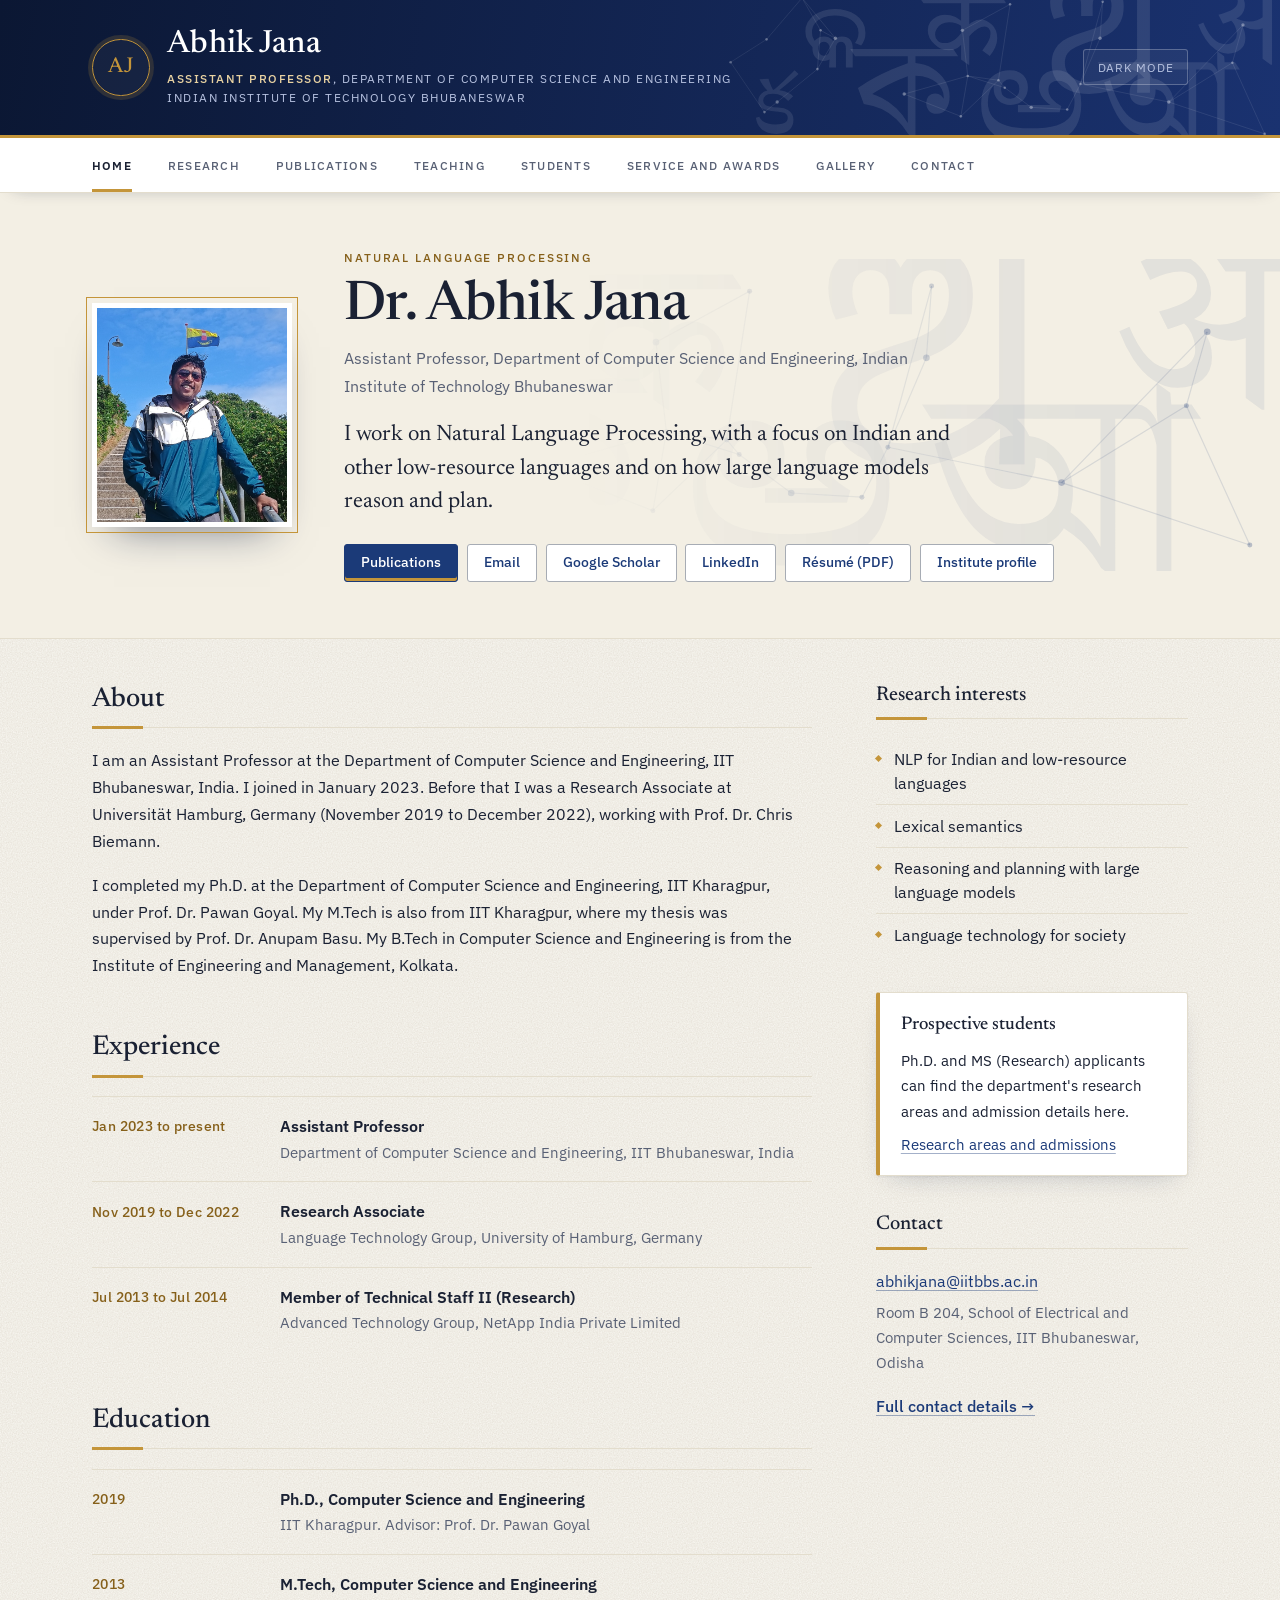
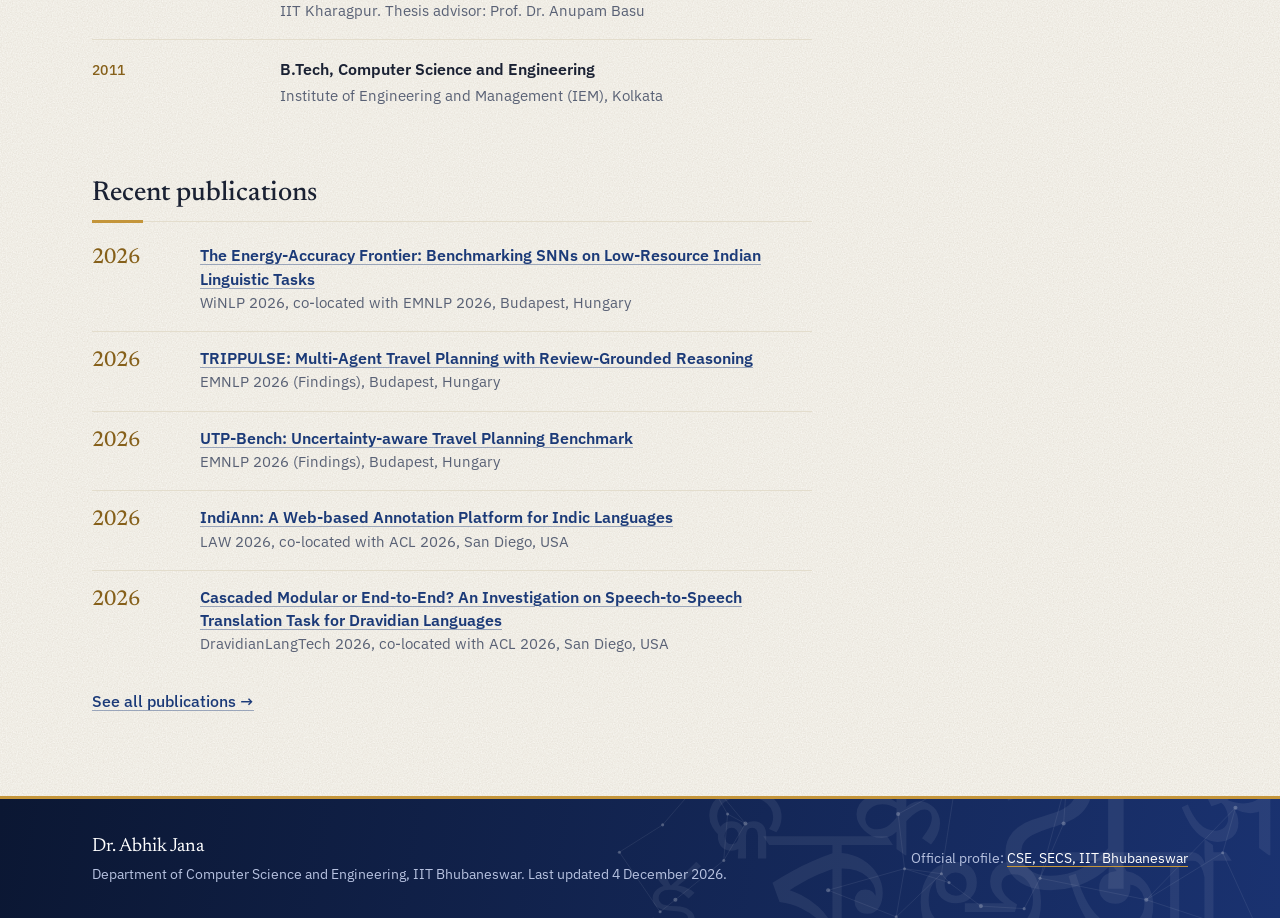
<file: index.html>
<!DOCTYPE html>
<html lang="en">
<head>
<meta charset="utf-8">
<meta name="viewport" content="width=device-width, initial-scale=1">
<title>Home | Dr. Abhik Jana, IIT Bhubaneswar</title>
<meta name="description" content="Academic homepage of Dr. Abhik Jana, Assistant Professor, Department of Computer Science and Engineering, IIT Bhubaneswar. Natural Language Processing research, publications, teaching and student mentoring.">
<link rel="preconnect" href="https://fonts.googleapis.com">
<link rel="preconnect" href="https://fonts.gstatic.com" crossorigin>
<link href="https://fonts.googleapis.com/css2?family=IBM+Plex+Sans:wght@400;500;600&family=Newsreader:ital,opsz,wght@0,6..72,400;0,6..72,500;0,6..72,600;1,6..72,400&display=swap" rel="stylesheet">
<link rel="stylesheet" href="assets/style.css">
<script>try{var t=localStorage.getItem("theme");if(t)document.documentElement.dataset.theme=t}catch(e){}</script>
</head>
<body data-page="home">
<a class="skip" href="#main">Skip to content</a>
<div id="site-header"></div>

<main id="main">

  <div class="herobar"><section class="hero wrap" aria-label="Introduction">
    <div class="portrait">
      <span aria-hidden="true">AJ</span>
      <!-- Save your photo as photo.jpg next to this file. Until then the institute photo is tried, then initials. -->
      <img src="photo.jpg" alt="Portrait of Dr. Abhik Jana"
           onerror="if(!this.dataset.f){this.dataset.f=1;this.src='https://secs.iitbbs.ac.in/wp-content/uploads/2024/06/Dr.-Abhik-Jana.png'}else{this.remove()}">
    </div>
    <div>
      <p class="eyebrow">Natural Language Processing</p>
      <h1>Dr. Abhik Jana</h1>
      <p class="role">Assistant Professor, Department of Computer Science and Engineering, Indian Institute of Technology Bhubaneswar</p>
      <p class="intro">I work on Natural Language Processing, with a focus on Indian and other low-resource languages and on how large language models reason and plan.</p>
      <ul class="linkrow">
        <li><a class="primary" href="publications.html">Publications</a></li>
        <li><a href="mailto:abhikjana@iitbbs.ac.in">Email</a></li>
        <li><a href="https://scholar.google.co.in/citations?user=D0DaFlEAAAAJ&amp;hl=en" rel="noopener">Google Scholar</a></li>
        <li><a href="https://www.linkedin.com/in/abhik-jana-27599020/" rel="noopener">LinkedIn</a></li>
        <li><a href="cv.pdf">Résumé (PDF)</a></li>
        <li><a href="https://secs.iitbbs.ac.in/index.php/abhik/" rel="noopener">Institute profile</a></li>
      </ul>
    </div>
  </section></div>

  <div class="wrap content cols">
    <div>
      <section class="block" id="about">
        <h2>About</h2>
        <p>
          I am an Assistant Professor at the Department of Computer Science and Engineering, IIT Bhubaneswar, India.
          I joined in January 2023. Before that I was a Research Associate at Universität Hamburg, Germany
          (November 2019 to December 2022), working with Prof. Dr. Chris Biemann.
        </p>
        <p>
          I completed my Ph.D. at the Department of Computer Science and Engineering, IIT Kharagpur, under
          Prof. Dr. Pawan Goyal. My M.Tech is also from IIT Kharagpur, where my thesis was supervised by
          Prof. Dr. Anupam Basu. My B.Tech in Computer Science and Engineering is from the Institute of
          Engineering and Management, Kolkata.
        </p>
      </section>

      <section class="block" id="experience">
        <h2>Experience</h2>
        <div class="entry"><div class="when">Jan 2023 to present</div><div class="what"><b>Assistant Professor</b><span class="sub">Department of Computer Science and Engineering, IIT Bhubaneswar, India</span></div></div>
        <div class="entry"><div class="when">Nov 2019 to Dec 2022</div><div class="what"><b>Research Associate</b><span class="sub">Language Technology Group, University of Hamburg, Germany</span></div></div>
        <div class="entry"><div class="when">Jul 2013 to Jul 2014</div><div class="what"><b>Member of Technical Staff II (Research)</b><span class="sub">Advanced Technology Group, NetApp India Private Limited</span></div></div>
      </section>

      <section class="block" id="education">
        <h2>Education</h2>
        <div class="entry"><div class="when">2019</div><div class="what"><b>Ph.D., Computer Science and Engineering</b><span class="sub">IIT Kharagpur. Advisor: Prof. Dr. Pawan Goyal</span></div></div>
        <div class="entry"><div class="when">2013</div><div class="what"><b>M.Tech, Computer Science and Engineering</b><span class="sub">IIT Kharagpur. Thesis advisor: Prof. Dr. Anupam Basu</span></div></div>
        <div class="entry"><div class="when">2011</div><div class="what"><b>B.Tech, Computer Science and Engineering</b><span class="sub">Institute of Engineering and Management (IEM), Kolkata</span></div></div>
      </section>

      <section class="block" id="recent">
        <h2>Recent publications</h2>
        <ol class="recent" id="recentPubs" style="list-style:none"></ol>
        <p class="more"><a href="publications.html">See all publications</a></p>
      </section>
    </div>

    <aside class="side" aria-label="Quick links">
      <section>
        <h2>Research interests</h2>
        <ul class="interest-list">
          <li><a href="research.html#indic">NLP for Indian and low-resource languages</a></li>
          <li><a href="research.html#lexical">Lexical semantics</a></li>
          <li><a href="research.html#reasoning">Reasoning and planning with large language models</a></li>
          <li><a href="research.html#society">Language technology for society</a></li>
        </ul>
      </section>
      <section>
        <div class="callout">
          <h3>Prospective students</h3>
          <p>Ph.D. and MS (Research) applicants can find the department's research areas and admission details here.</p>
          <p><a href="https://secs.iitbbs.ac.in/index.php/broad-research-areas-ph-d-and-ms-r-admission/" rel="noopener">Research areas and admissions</a></p>
        </div>
      </section>
      <section>
        <h2>Contact</h2>
        <p style="margin-bottom:.4rem"><a href="mailto:abhikjana@iitbbs.ac.in">abhikjana@iitbbs.ac.in</a></p>
        <p class="muted" style="font-size:.93rem">Room B 204, School of Electrical and Computer Sciences, IIT Bhubaneswar, Odisha</p>
        <p class="more"><a href="contact.html">Full contact details</a></p>
      </section>
    </aside>
  </div>
</main>

<div id="site-footer"></div>
<script src="assets/data.js"></script>
<script src="assets/site.js"></script>
</body>
</html>
</file>
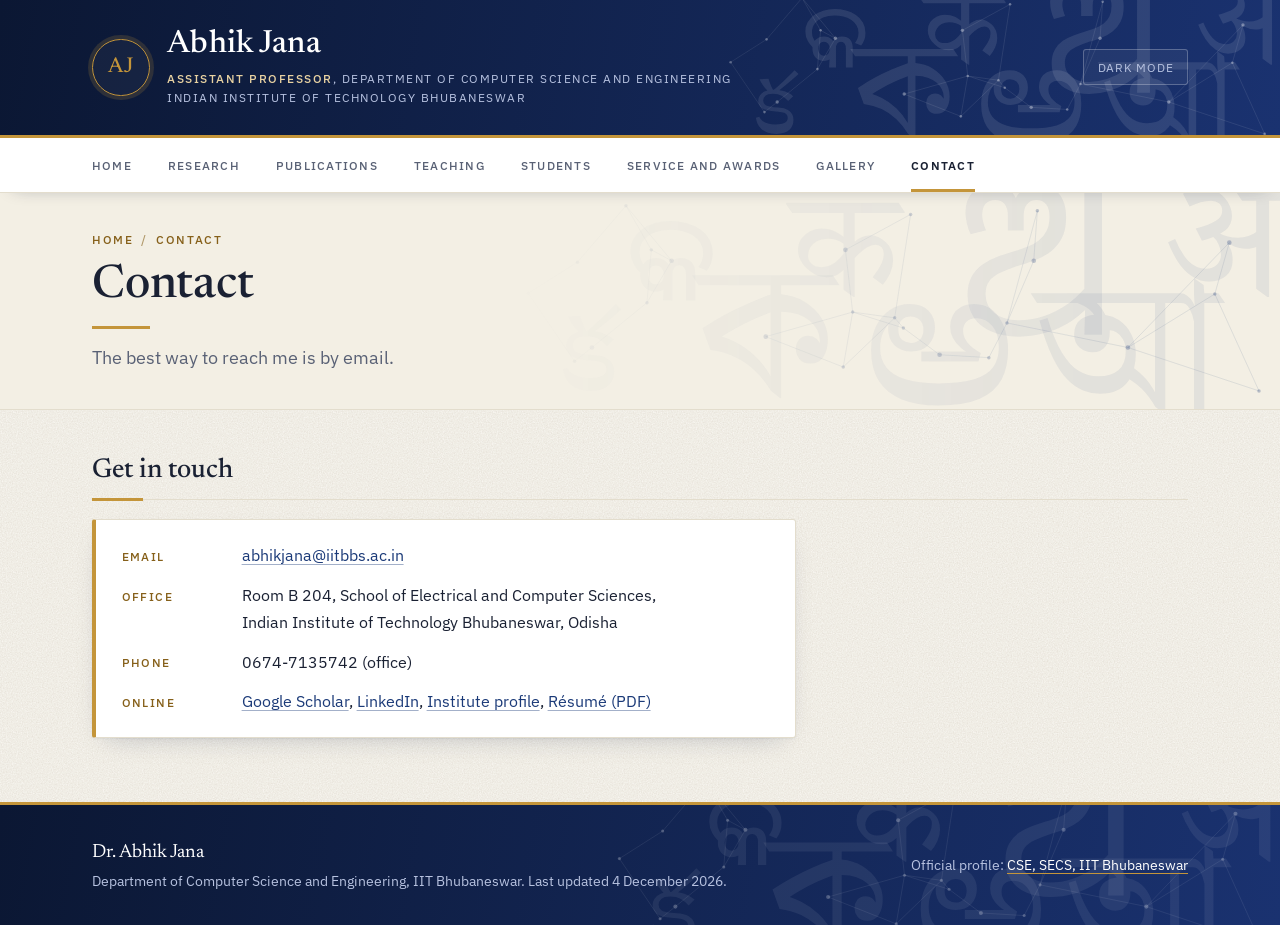
<file: contact.html>
<!DOCTYPE html>
<html lang="en">
<head>
<meta charset="utf-8">
<meta name="viewport" content="width=device-width, initial-scale=1">
<title>Contact | Dr. Abhik Jana, IIT Bhubaneswar</title>
<meta name="description" content="Contact details for Dr. Abhik Jana, School of Electrical and Computer Sciences, IIT Bhubaneswar,.">
<link rel="preconnect" href="https://fonts.googleapis.com">
<link rel="preconnect" href="https://fonts.gstatic.com" crossorigin>
<link href="https://fonts.googleapis.com/css2?family=IBM+Plex+Sans:wght@400;500;600&family=Newsreader:ital,opsz,wght@0,6..72,400;0,6..72,500;0,6..72,600;1,6..72,400&display=swap" rel="stylesheet">
<link rel="stylesheet" href="assets/style.css">
<script>try{var t=localStorage.getItem("theme");if(t)document.documentElement.dataset.theme=t}catch(e){}</script>
</head>
<body data-page="contact">
<a class="skip" href="#main">Skip to content</a>
<div id="site-header"></div>

<main id="main">
  <header class="pagehead"><div class="wrap">
    <h1>Contact</h1>
    <p class="lede">The best way to reach me is by email.</p>
  </div></header>

  <div class="wrap content">
    <section class="block">
      <h2>Get in touch</h2>
      <address>
        <dl>
          <dt>Email</dt><dd><a href="mailto:abhikjana@iitbbs.ac.in">abhikjana@iitbbs.ac.in</a></dd>
          <dt>Office</dt><dd>Room B 204, School of Electrical and Computer Sciences,<br>Indian Institute of Technology Bhubaneswar, Odisha</dd>
          <dt>Phone</dt><dd>0674-7135742 (office)</dd>
          <dt>Online</dt>
          <dd>
            <a href="https://scholar.google.co.in/citations?user=D0DaFlEAAAAJ&amp;hl=en" rel="noopener">Google Scholar</a>,
            <a href="https://www.linkedin.com/in/abhik-jana-27599020/" rel="noopener">LinkedIn</a>,
            <a href="https://secs.iitbbs.ac.in/index.php/abhik/" rel="noopener">Institute profile</a>,
            <a href="cv.pdf">Résumé (PDF)</a>
          </dd>
        </dl>
      </address>
    </section>

  </div>

</main>

<div id="site-footer"></div>
<script src="assets/data.js"></script>
<script src="assets/site.js"></script>
</body>
</html>
</file>
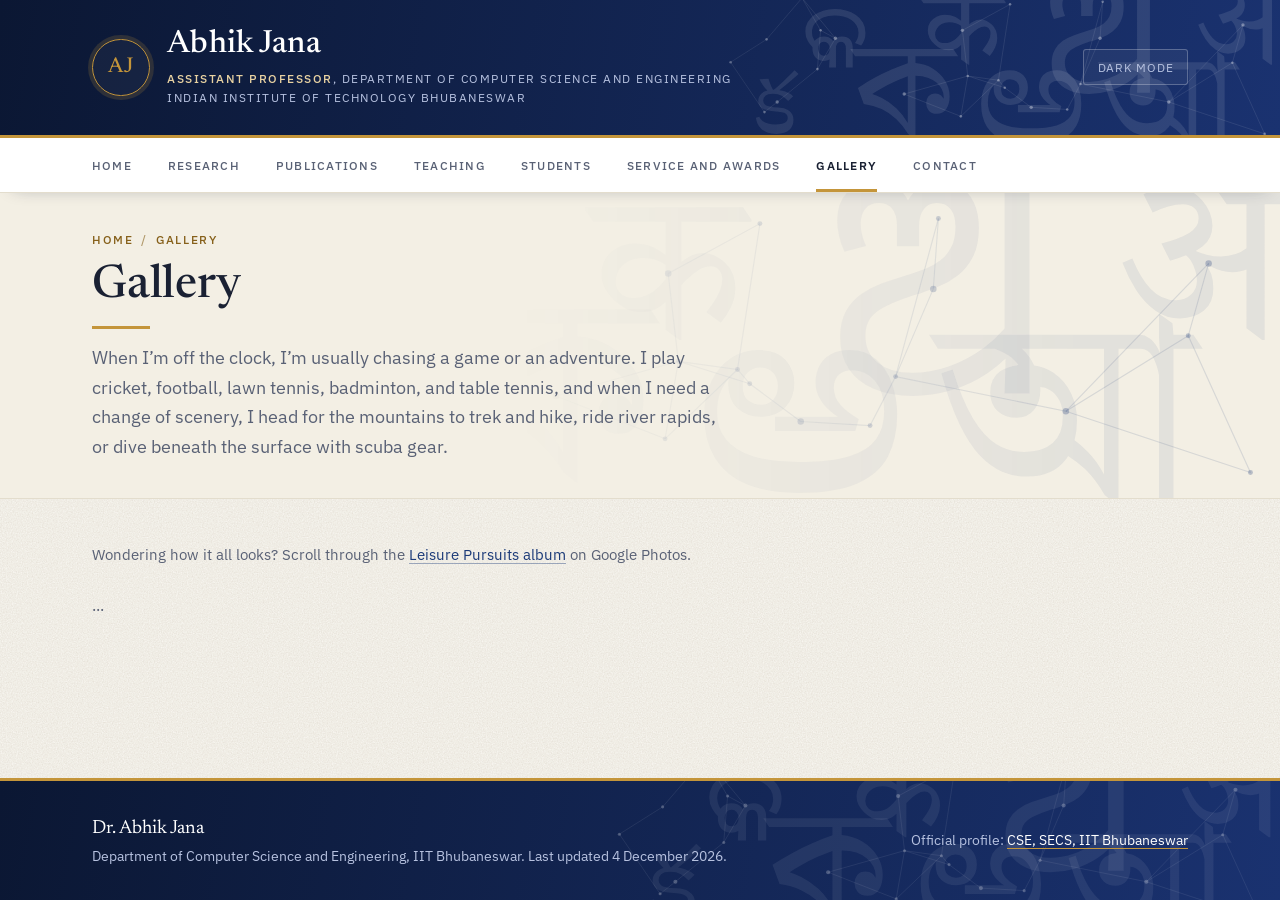
<file: gallery.html>
<!DOCTYPE html>
<html lang="en">
<head>
<meta charset="utf-8">
<meta name="viewport" content="width=device-width, initial-scale=1">
<title>Gallery | Dr. Abhik Jana, IIT Bhubaneswar</title>
<meta name="description" content="Photos and leisure pursuits of Dr. Abhik Jana: sports, travelling, trekking, hiking and river rafting.">
<link rel="preconnect" href="https://fonts.googleapis.com">
<link rel="preconnect" href="https://fonts.gstatic.com" crossorigin>
<link href="https://fonts.googleapis.com/css2?family=IBM+Plex+Sans:wght@400;500;600&family=Newsreader:ital,opsz,wght@0,6..72,400;0,6..72,500;0,6..72,600;1,6..72,400&display=swap" rel="stylesheet">
<link rel="stylesheet" href="assets/style.css">
<script>try{var t=localStorage.getItem("theme");if(t)document.documentElement.dataset.theme=t}catch(e){}</script>
</head>
<body data-page="gallery">
<a class="skip" href="#main">Skip to content</a>
<div id="site-header"></div>

<main id="main">
  <header class="pagehead"><div class="wrap">
    <h1>Gallery</h1>
    <p class="lede">When I’m off the clock, I’m usually chasing a game or an adventure. I play cricket, football, lawn tennis, badminton, and table tennis, and when I need a change of scenery, I head for the mountains to trek and hike, ride river rapids, or dive beneath the surface with scuba gear. </p>
  </div></header>

  <div class="wrap content">
    <p class="note" style="margin-bottom:1.5rem">
      Wondering how it all looks? Scroll through the <a href="https://photos.app.goo.gl/Sx3icRru4KNo68dj6" rel="noopener">Leisure Pursuits album</a> on Google Photos.
    </p>
    <!-- To show photos here: put images in a gallery/ folder and add lines to GALLERY in assets/data.js. -->
    <div class="gallery" id="galleryGrid"></div>
  </div>

  <dialog id="lightbox" aria-label="Photo viewer">
    <img id="lbImg" alt="">
    <div class="bar"><span id="lbCap"></span><button type="button" id="lbClose">Close</button></div>
  </dialog>
</main>

<div id="site-footer"></div>
<script src="assets/data.js"></script>
<script src="assets/site.js"></script>
</body>
</html>
</file>
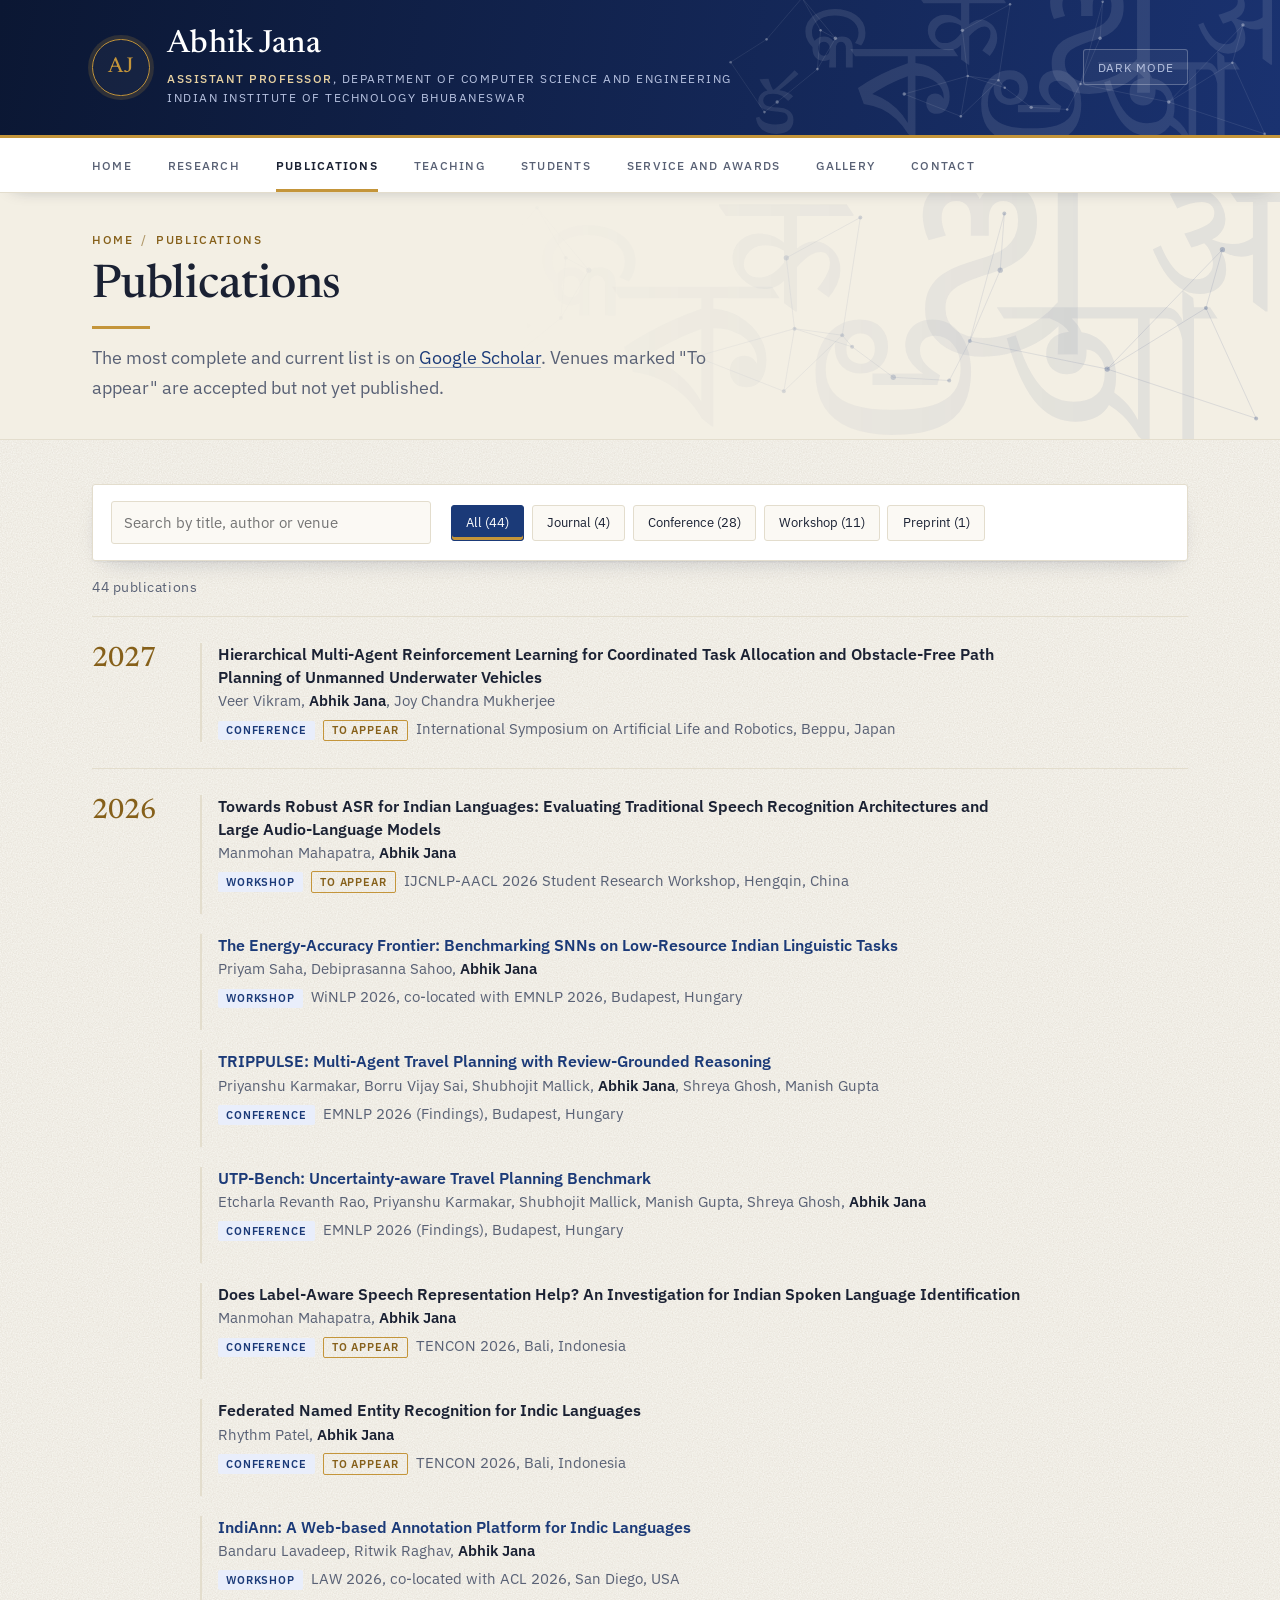
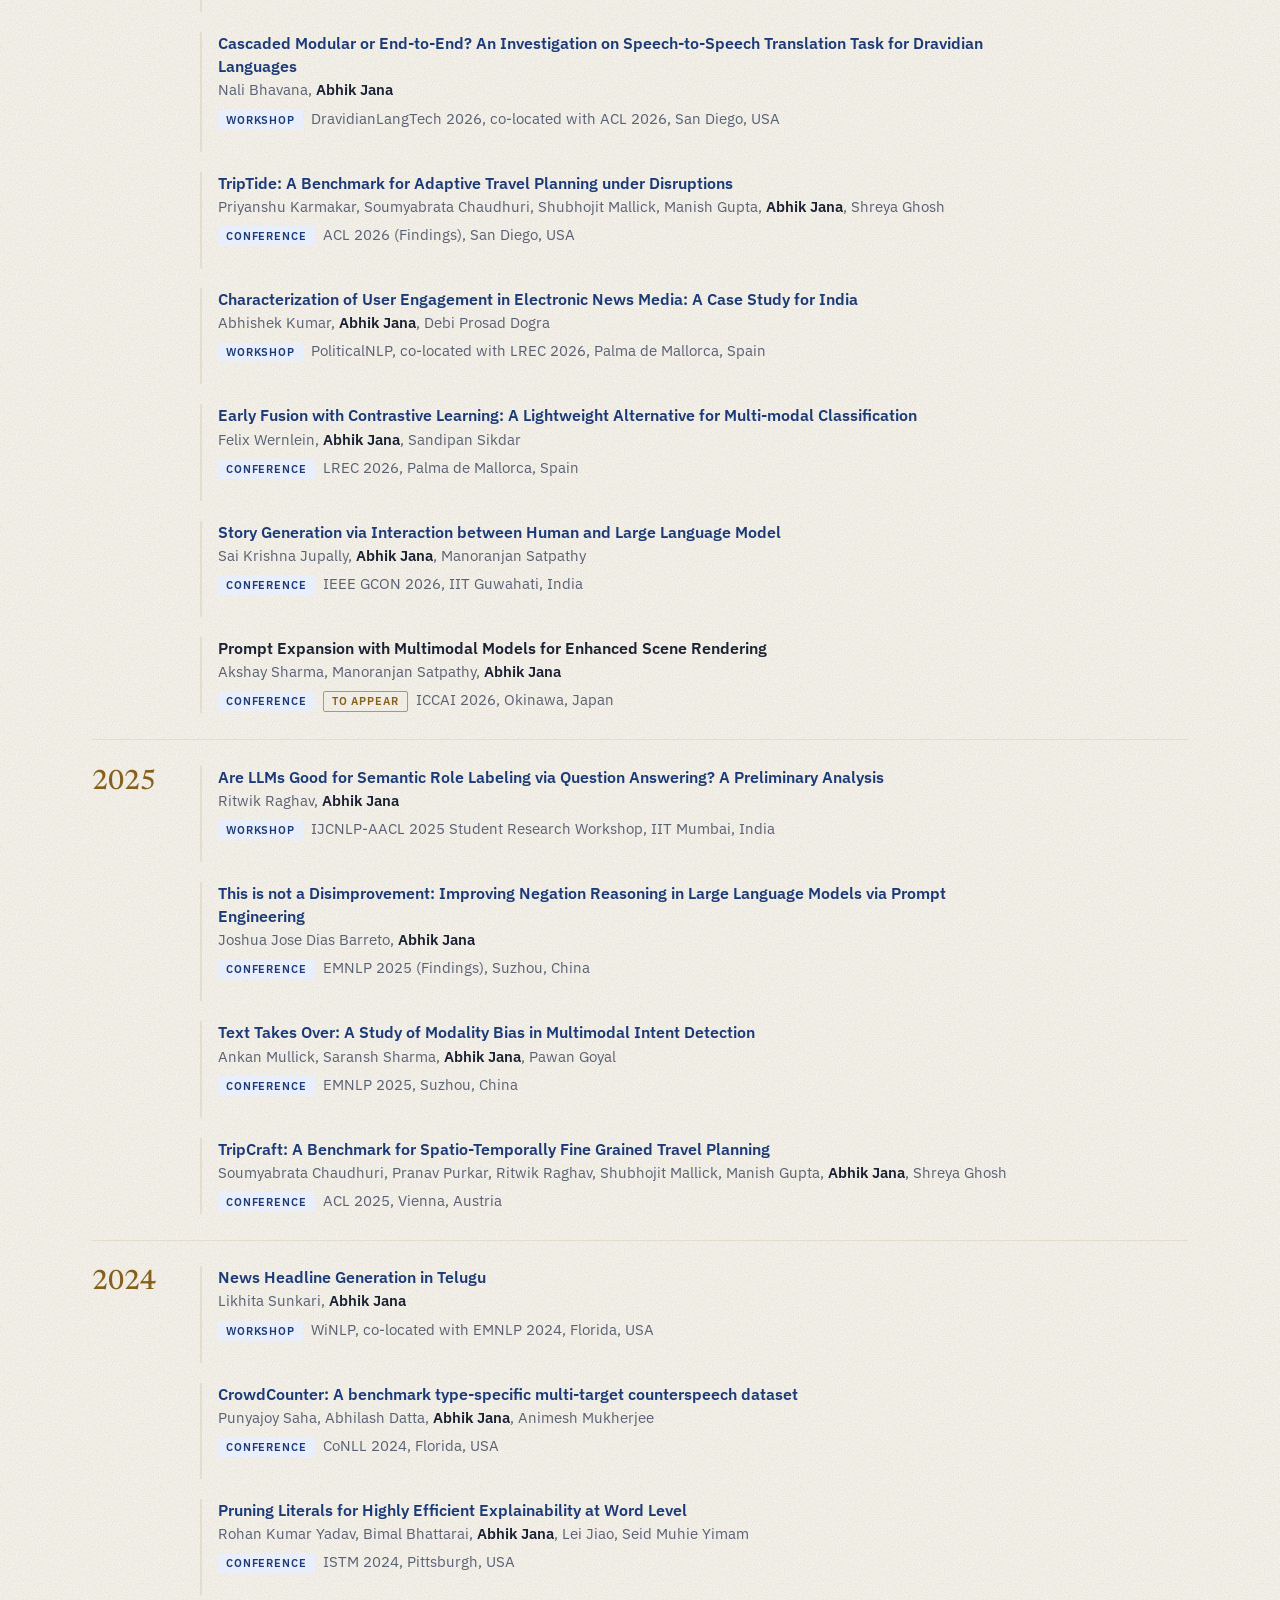
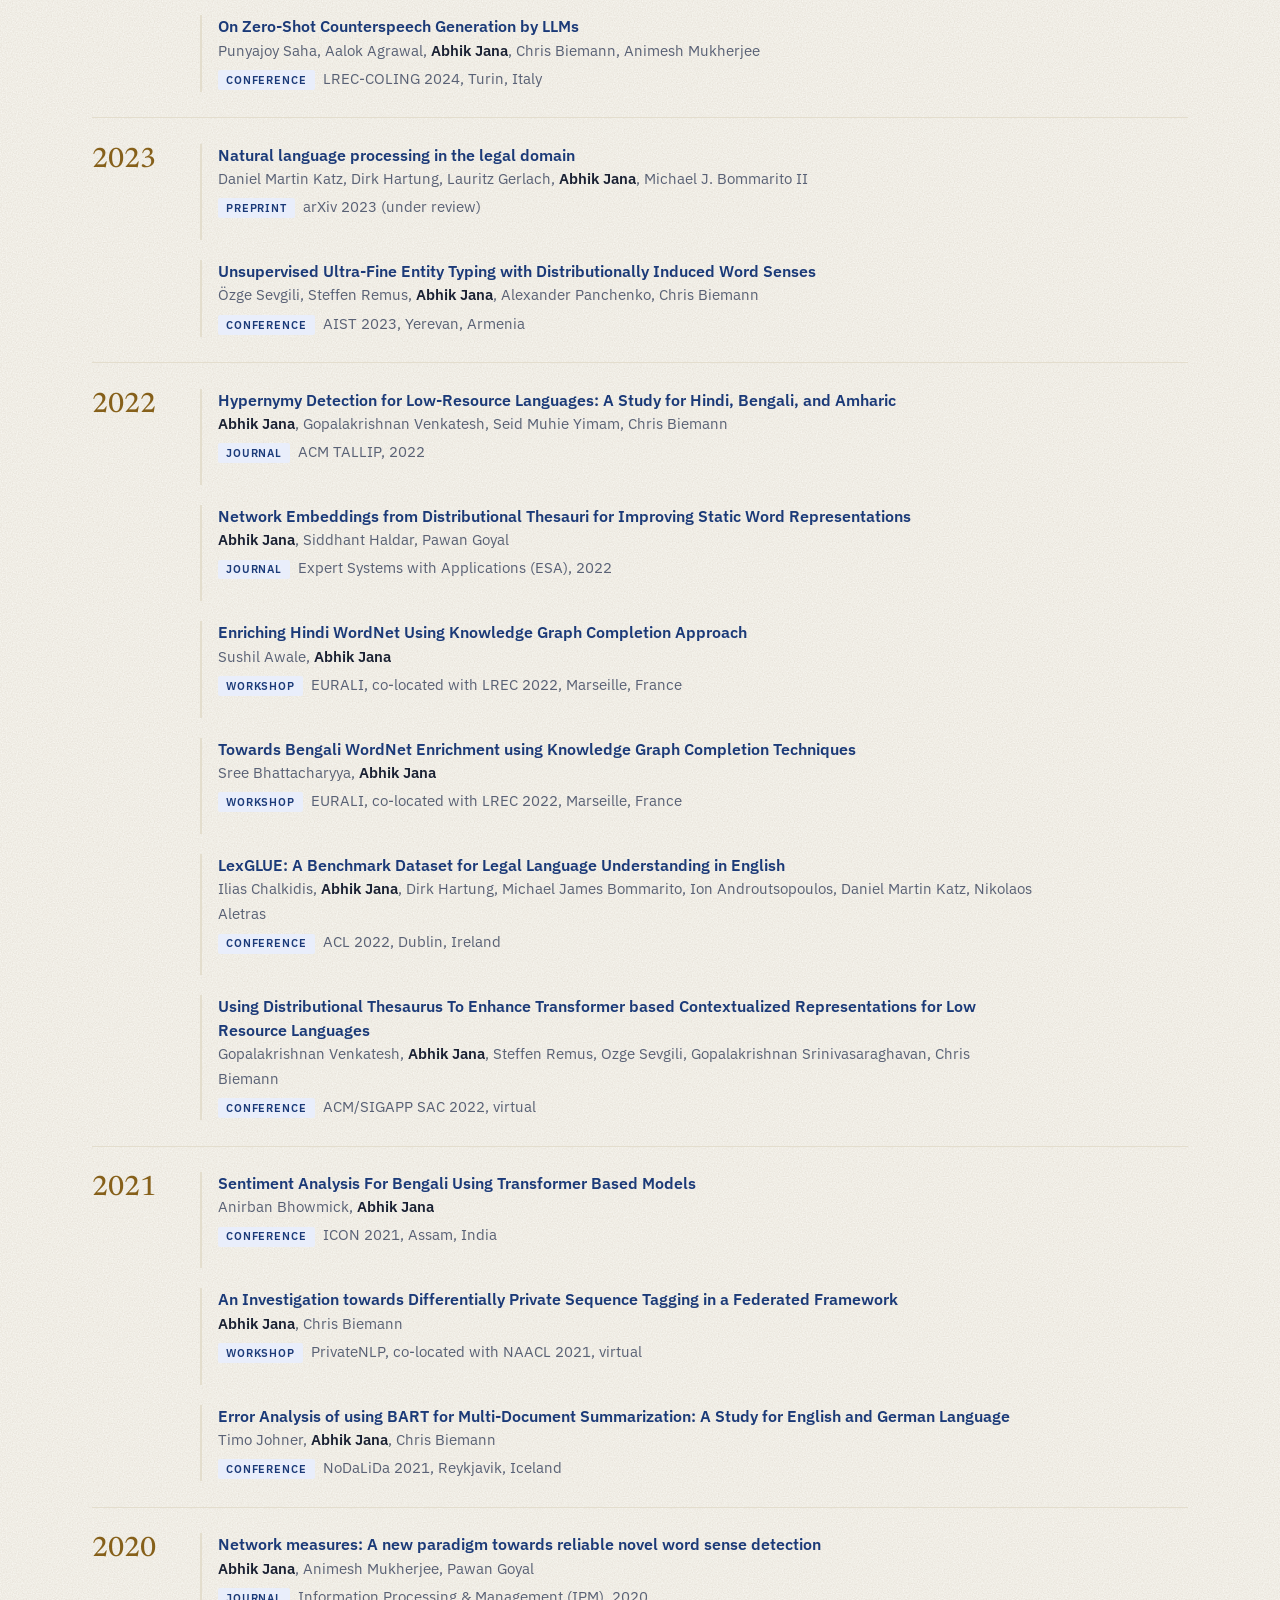
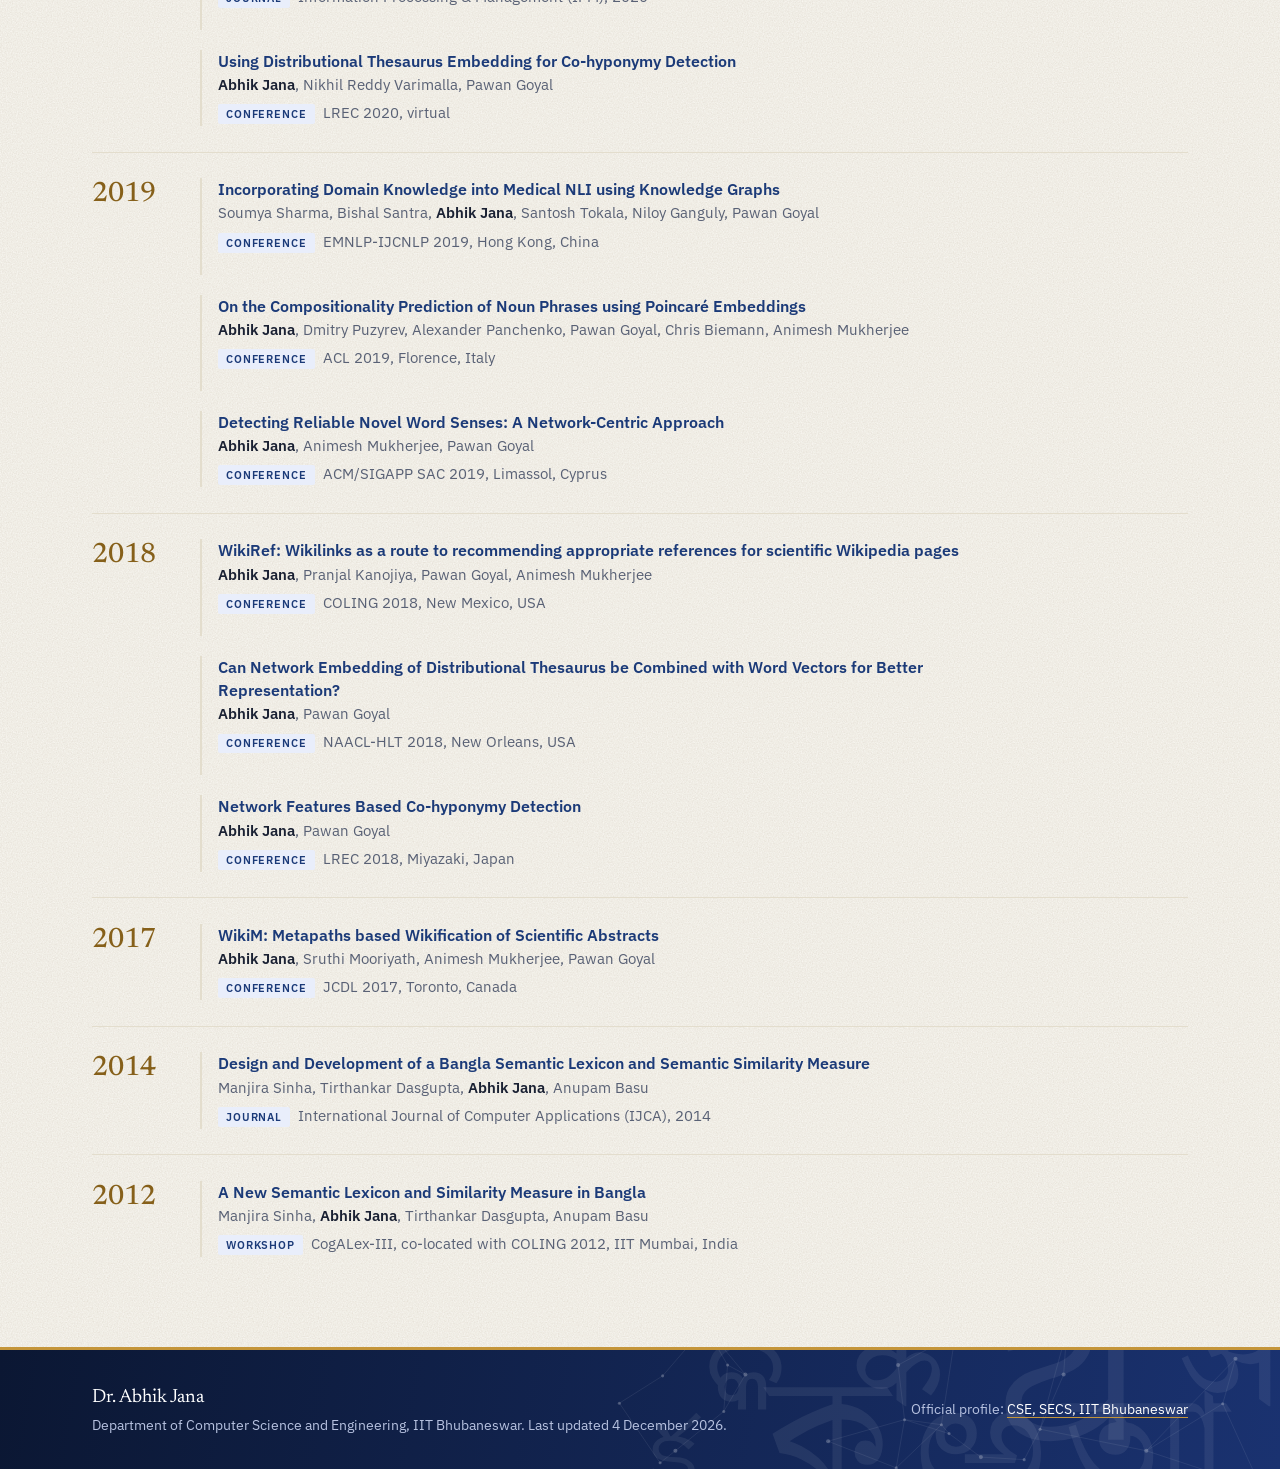
<file: publications.html>
<!DOCTYPE html>
<html lang="en">
<head>
<meta charset="utf-8">
<meta name="viewport" content="width=device-width, initial-scale=1">
<title>Publications | Dr. Abhik Jana, IIT Bhubaneswar</title>
<meta name="description" content="Publications of Dr. Abhik Jana in NLP: journals, conference and workshop papers, searchable and filterable by type.">
<link rel="preconnect" href="https://fonts.googleapis.com">
<link rel="preconnect" href="https://fonts.gstatic.com" crossorigin>
<link href="https://fonts.googleapis.com/css2?family=IBM+Plex+Sans:wght@400;500;600&family=Newsreader:ital,opsz,wght@0,6..72,400;0,6..72,500;0,6..72,600;1,6..72,400&display=swap" rel="stylesheet">
<link rel="stylesheet" href="assets/style.css">
<script>try{var t=localStorage.getItem("theme");if(t)document.documentElement.dataset.theme=t}catch(e){}</script>
</head>
<body data-page="publications">
<a class="skip" href="#main">Skip to content</a>
<div id="site-header"></div>

<main id="main">
  <header class="pagehead"><div class="wrap">
    <h1>Publications</h1>
    <p class="lede">
      The most complete and current list is on
      <a href="https://scholar.google.co.in/citations?user=D0DaFlEAAAAJ&amp;hl=en" rel="noopener">Google Scholar</a>.
      Venues marked "To appear" are accepted but not yet published.
    </p>
  </div></header>

  <div class="wrap content">
    <div class="controls">
      <input type="search" id="pubSearch" placeholder="Search by title, author or venue" aria-label="Search publications">
      <div class="filters" id="filters" role="group" aria-label="Filter publications by type"></div>
    </div>
    <p class="count" id="pubCount" aria-live="polite"></p>
    <div id="pubList"></div>
  </div>
</main>

<div id="site-footer"></div>
<script src="assets/data.js"></script>
<script src="assets/site.js"></script>
</body>
</html>
</file>
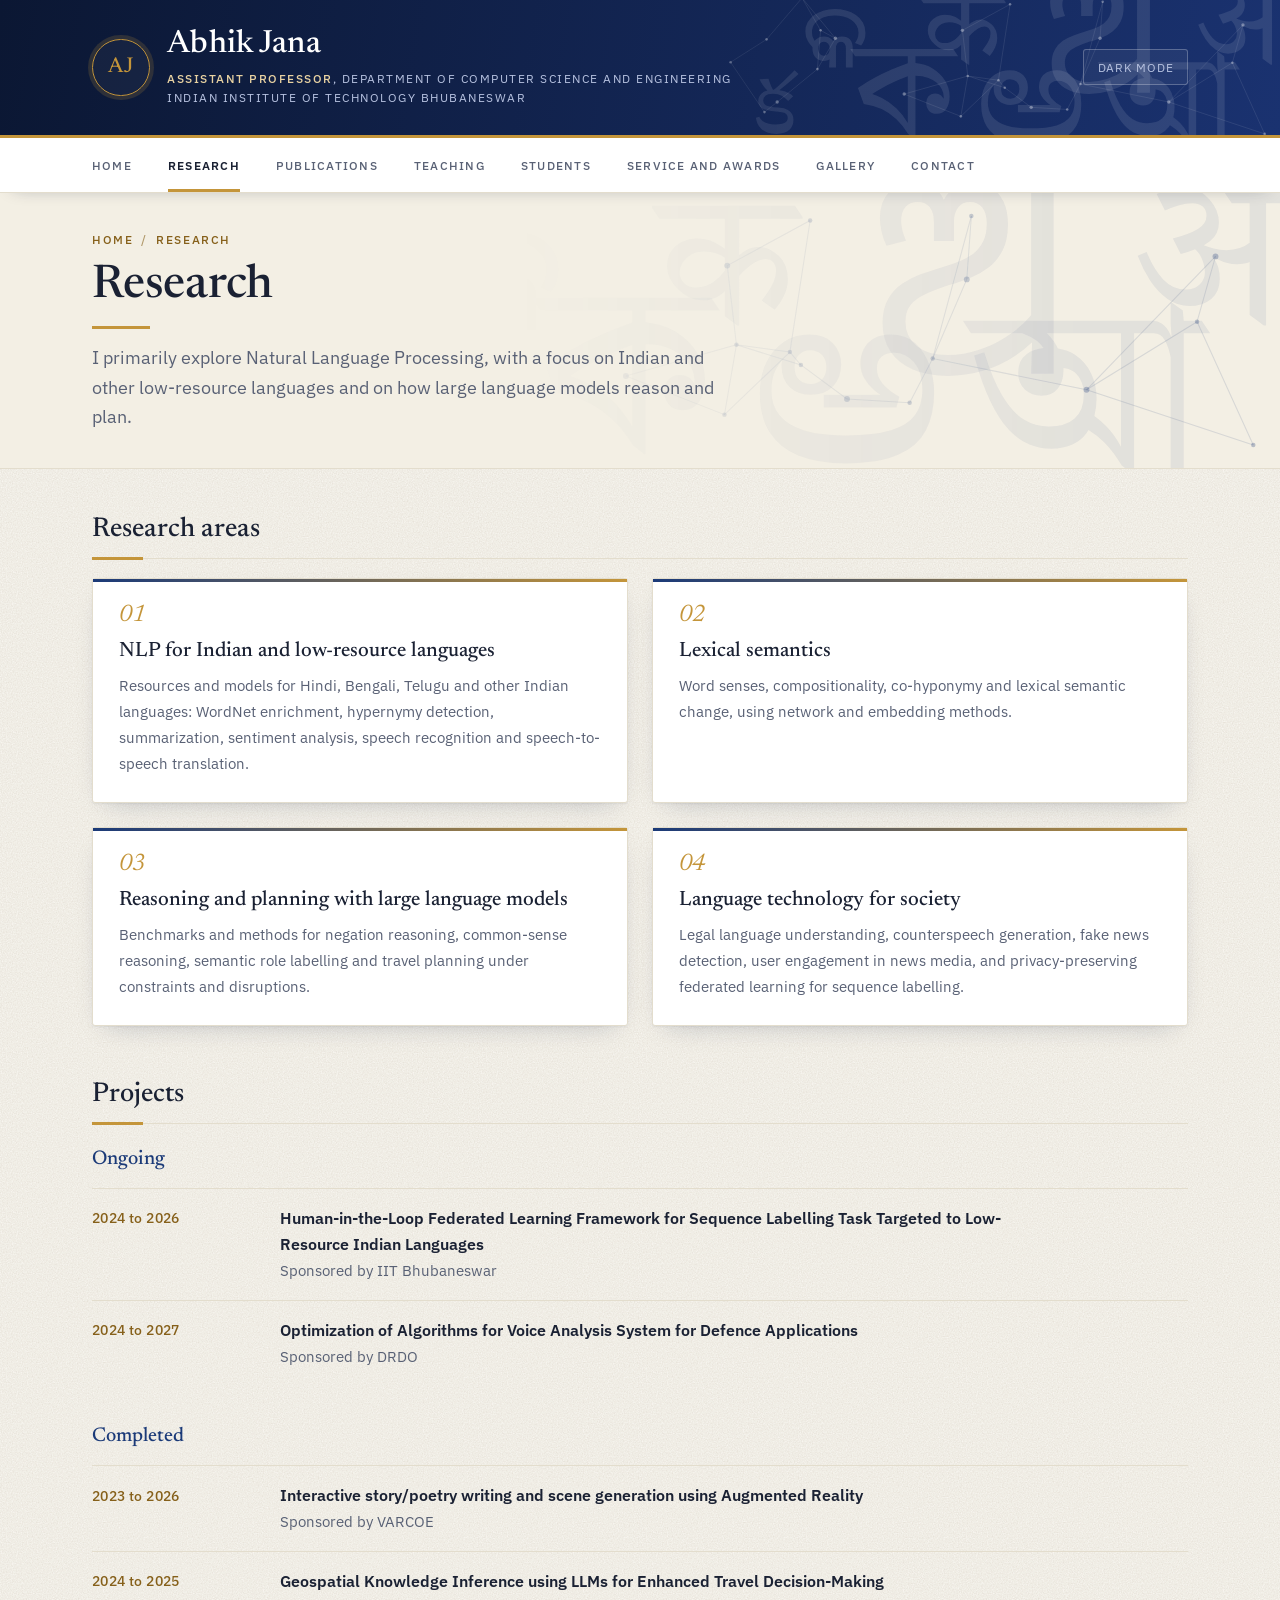
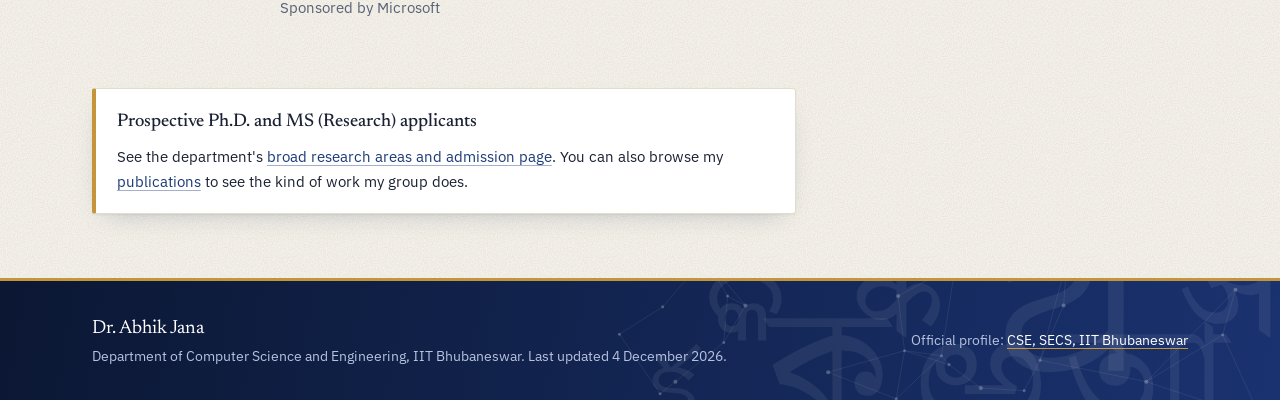
<file: research.html>
<!DOCTYPE html>
<html lang="en">
<head>
<meta charset="utf-8">
<meta name="viewport" content="width=device-width, initial-scale=1">
<title>Research | Dr. Abhik Jana, IIT Bhubaneswar</title>
<meta name="description" content="Research areas and funded projects of Dr. Abhik Jana: NLP for Indian and low-resource languages, lexical semantics, reasoning and planning with large language models, and language technology for society.">
<link rel="preconnect" href="https://fonts.googleapis.com">
<link rel="preconnect" href="https://fonts.gstatic.com" crossorigin>
<link href="https://fonts.googleapis.com/css2?family=IBM+Plex+Sans:wght@400;500;600&family=Newsreader:ital,opsz,wght@0,6..72,400;0,6..72,500;0,6..72,600;1,6..72,400&display=swap" rel="stylesheet">
<link rel="stylesheet" href="assets/style.css">
<script>try{var t=localStorage.getItem("theme");if(t)document.documentElement.dataset.theme=t}catch(e){}</script>
</head>
<body data-page="research">
<a class="skip" href="#main">Skip to content</a>
<div id="site-header"></div>

<main id="main">
  <header class="pagehead"><div class="wrap">
    <h1>Research</h1>
    <p class="lede">I primarily explore Natural Language Processing, with a focus on Indian and other low-resource languages and on how large language models reason and plan.</p>
  </div></header>

  <div class="wrap content">
    <section class="block" id="areas">
      <h2>Research areas</h2>
      <div class="areas">
        <div class="area" id="indic">
          <h3>NLP for Indian and low-resource languages</h3>
          <p>Resources and models for Hindi, Bengali, Telugu and other Indian languages: WordNet enrichment, hypernymy detection, summarization, sentiment analysis, speech recognition and speech-to-speech translation.</p>
        </div>
        <div class="area" id="lexical">
          <h3>Lexical semantics</h3>
          <p>Word senses, compositionality, co-hyponymy and lexical semantic change, using network and embedding methods.</p>
        </div>
        <div class="area" id="reasoning">
          <h3>Reasoning and planning with large language models</h3>
          <p>Benchmarks and methods for negation reasoning, common-sense reasoning, semantic role labelling and travel planning under constraints and disruptions.</p>
        </div>
        <div class="area" id="society">
          <h3>Language technology for society</h3>
          <p>Legal language understanding, counterspeech generation, fake news detection, user engagement in news media, and privacy-preserving federated learning for sequence labelling.</p>
        </div>
      </div>
    </section>

    <section class="block" id="projects">
      <h2>Projects</h2>
      <h3 class="sub" style="margin-top:0">Ongoing</h3>
      <div class="entry"><div class="when">2024 to 2026</div><div class="what"><b>Human-in-the-Loop Federated Learning Framework for Sequence Labelling Task Targeted to Low-Resource Indian Languages</b><span class="sub">Sponsored by IIT Bhubaneswar</span></div></div>
      <div class="entry"><div class="when">2024 to 2027</div><div class="what"><b>Optimization of Algorithms for Voice Analysis System for Defence Applications</b><span class="sub">Sponsored by DRDO</span></div></div>

      <h3 class="sub">Completed</h3>
      <div class="entry"><div class="when">2023 to 2026</div><div class="what"><b>Interactive story/poetry writing and scene generation using Augmented Reality</b><span class="sub">Sponsored by VARCOE</span></div></div>
      <div class="entry"><div class="when">2024 to 2025</div><div class="what"><b>Geospatial Knowledge Inference using LLMs for Enhanced Travel Decision-Making</b><span class="sub">Sponsored by Microsoft</span></div></div>
    </section>

    <section class="block">
      <div class="callout" style="max-width:44rem">
        <h3>Prospective Ph.D. and MS (Research) applicants</h3>
        <p>See the department's <a href="https://secs.iitbbs.ac.in/index.php/broad-research-areas-ph-d-and-ms-r-admission/" rel="noopener">broad research areas and admission page</a>. You can also browse my <a href="publications.html">publications</a> to see the kind of work my group does.</p>
      </div>
    </section>
  </div>
</main>

<div id="site-footer"></div>
<script src="assets/data.js"></script>
<script src="assets/site.js"></script>
</body>
</html>
</file>
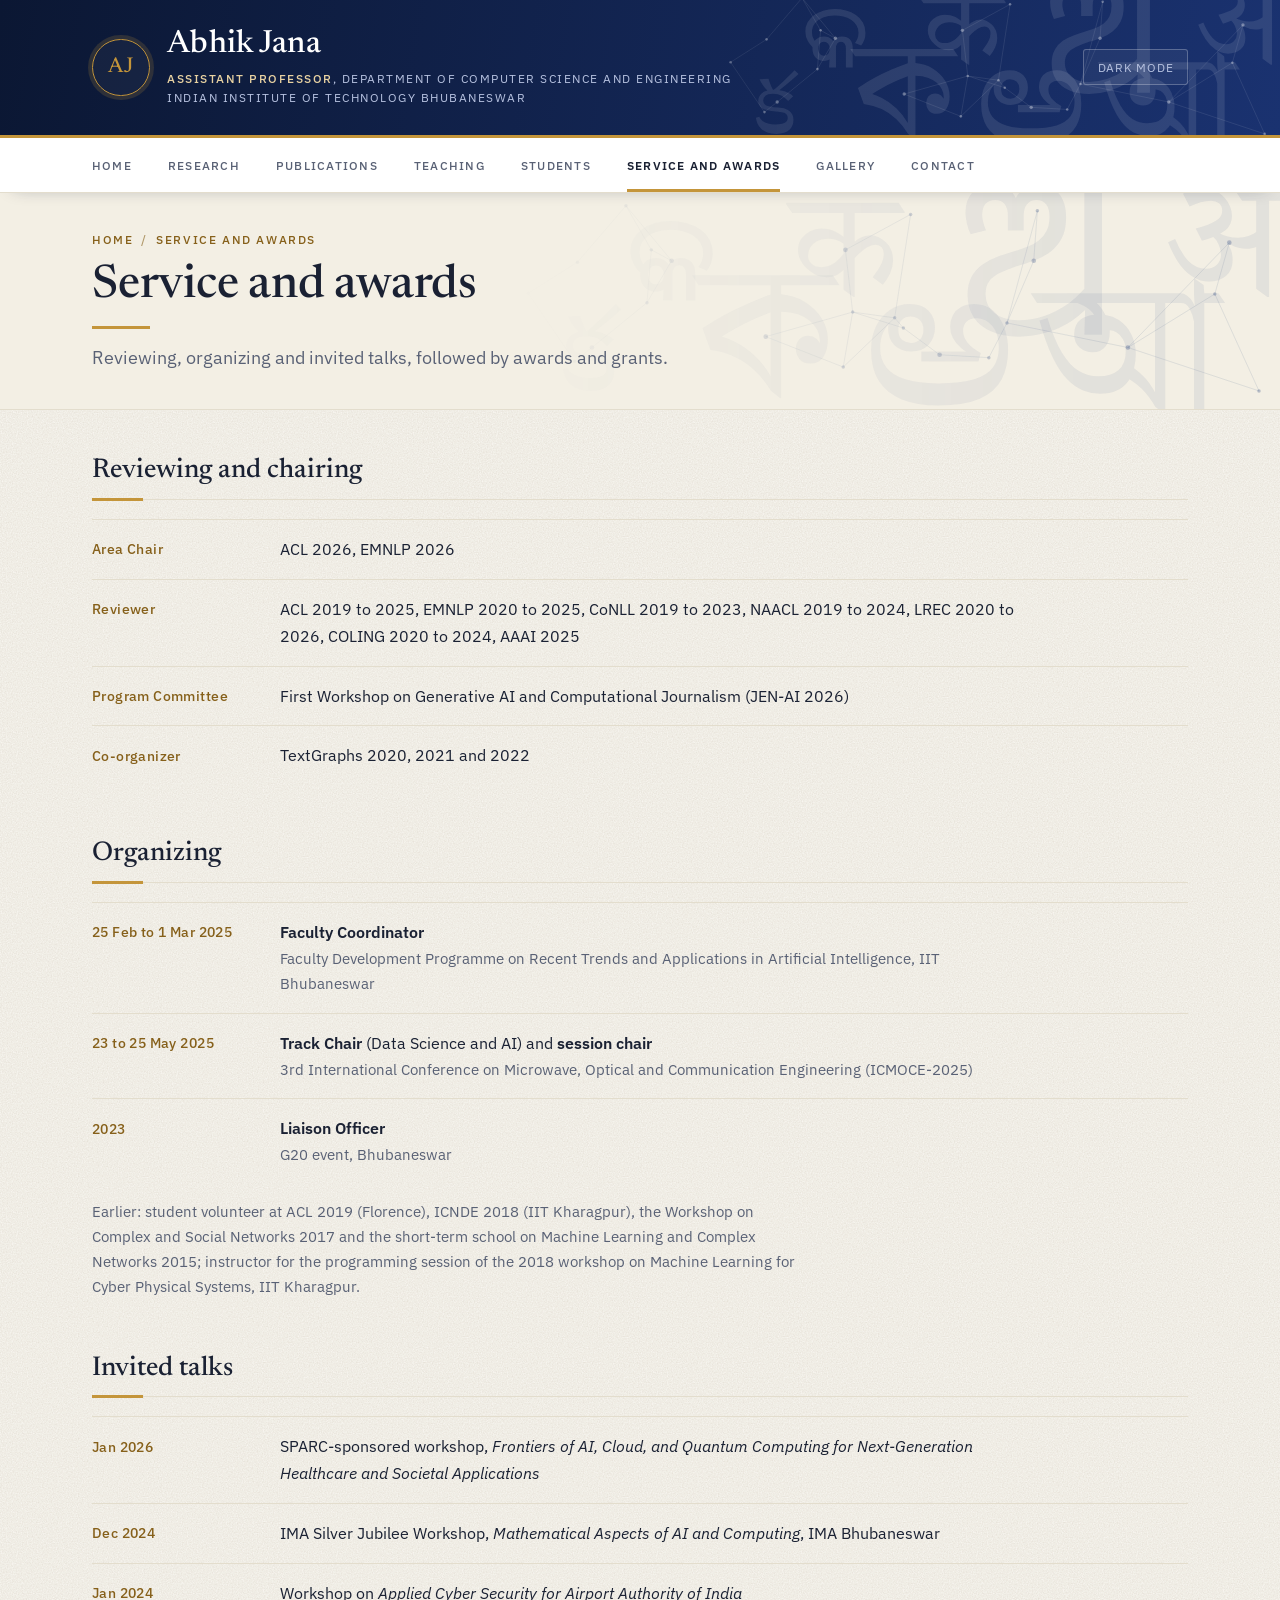
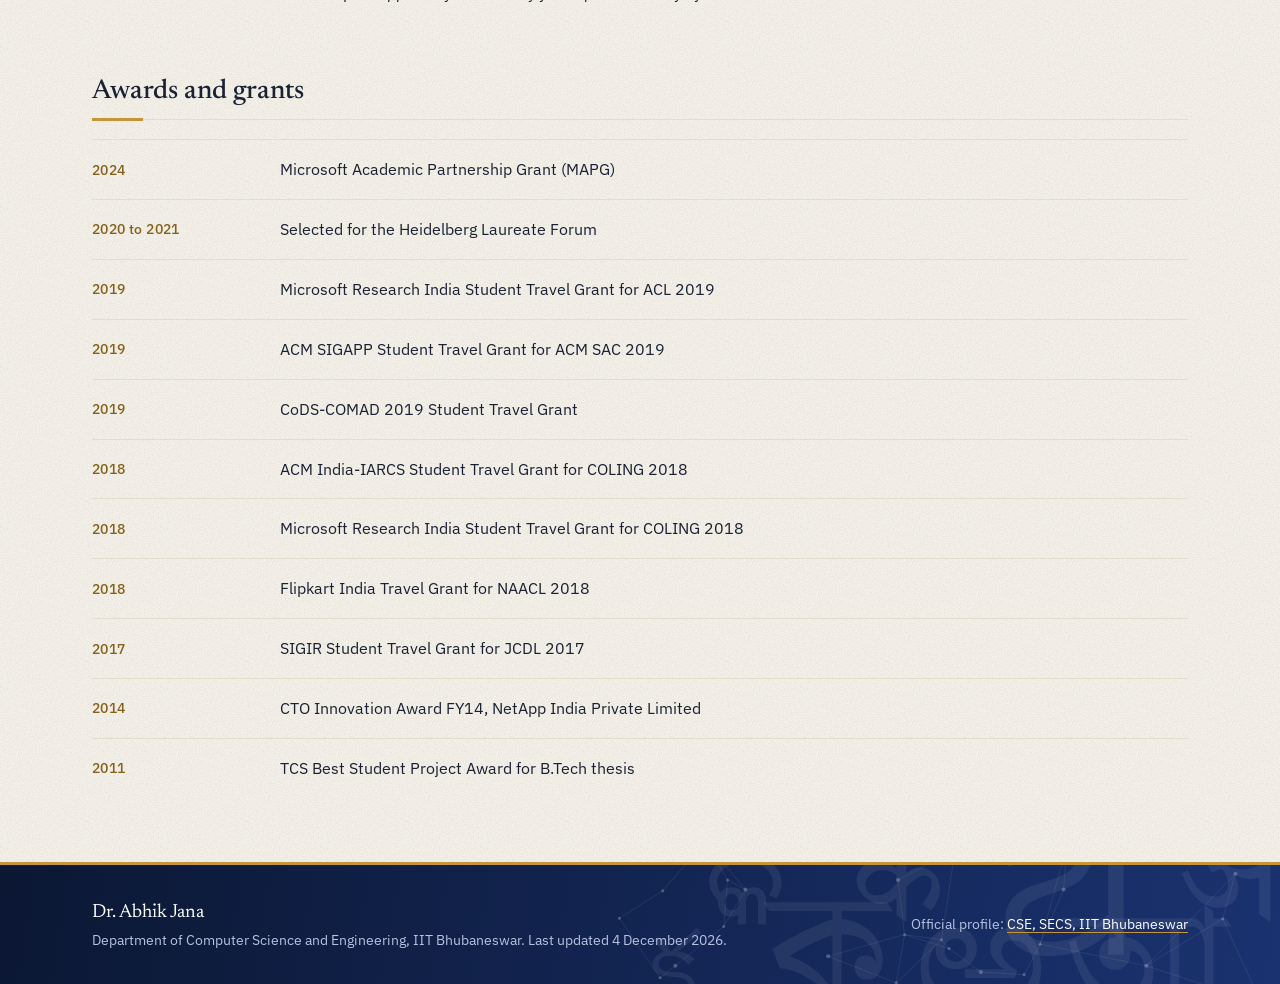
<file: service.html>
<!DOCTYPE html>
<html lang="en">
<head>
<meta charset="utf-8">
<meta name="viewport" content="width=device-width, initial-scale=1">
<title>Service and awards | Dr. Abhik Jana, IIT Bhubaneswar</title>
<meta name="description" content="Professional service, invited talks, awards and grants of Dr. Abhik Jana.">
<link rel="preconnect" href="https://fonts.googleapis.com">
<link rel="preconnect" href="https://fonts.gstatic.com" crossorigin>
<link href="https://fonts.googleapis.com/css2?family=IBM+Plex+Sans:wght@400;500;600&family=Newsreader:ital,opsz,wght@0,6..72,400;0,6..72,500;0,6..72,600;1,6..72,400&display=swap" rel="stylesheet">
<link rel="stylesheet" href="assets/style.css">
<script>try{var t=localStorage.getItem("theme");if(t)document.documentElement.dataset.theme=t}catch(e){}</script>
</head>
<body data-page="service">
<a class="skip" href="#main">Skip to content</a>
<div id="site-header"></div>

<main id="main">
  <header class="pagehead"><div class="wrap">
    <h1>Service and awards</h1>
    <p class="lede">Reviewing, organizing and invited talks, followed by awards and grants.</p>
  </div></header>

  <div class="wrap content">
    <section class="block" id="reviewing">
      <h2>Reviewing and chairing</h2>
      <div class="entry"><div class="when">Area Chair</div><div class="what">ACL 2026, EMNLP 2026</div></div>
      <div class="entry"><div class="when">Reviewer</div><div class="what">ACL 2019 to 2025, EMNLP 2020 to 2025, CoNLL 2019 to 2023, NAACL 2019 to 2024, LREC 2020 to 2026, COLING 2020 to 2024, AAAI 2025</div></div>
      <div class="entry"><div class="when">Program Committee</div><div class="what">First Workshop on Generative AI and Computational Journalism (JEN-AI 2026)</div></div>
      <div class="entry"><div class="when">Co-organizer</div><div class="what">TextGraphs 2020, 2021 and 2022</div></div>
    </section>

    <section class="block" id="organizing">
      <h2>Organizing</h2>
      <div class="entry"><div class="when">25 Feb to 1 Mar 2025</div><div class="what"><b>Faculty Coordinator</b><span class="sub">Faculty Development Programme on Recent Trends and Applications in Artificial Intelligence, IIT Bhubaneswar</span></div></div>
      <div class="entry"><div class="when">23 to 25 May 2025</div><div class="what"><b>Track Chair</b> (Data Science and AI) and <b>session chair</b><span class="sub">3rd International Conference on Microwave, Optical and Communication Engineering (ICMOCE-2025)</span></div></div>
      <div class="entry"><div class="when">2023</div><div class="what"><b>Liaison Officer</b><span class="sub">G20 event, Bhubaneswar</span></div></div>
      <p class="note" style="margin-top:1rem">
        Earlier: student volunteer at ACL 2019 (Florence), ICNDE 2018 (IIT Kharagpur), the Workshop on Complex and Social Networks 2017 and the short-term school on Machine Learning and Complex Networks 2015; instructor for the programming session of the 2018 workshop on Machine Learning for Cyber Physical Systems, IIT Kharagpur.
      </p>
    </section>

    <section class="block" id="talks">
      <h2>Invited talks</h2>
      <div class="entry"><div class="when">Jan 2026</div><div class="what">SPARC-sponsored workshop, <em>Frontiers of AI, Cloud, and Quantum Computing for Next-Generation Healthcare and Societal Applications</em></div></div>
      <div class="entry"><div class="when">Dec 2024</div><div class="what">IMA Silver Jubilee Workshop, <em>Mathematical Aspects of AI and Computing</em>, IMA Bhubaneswar</div></div>
      <div class="entry"><div class="when">Jan 2024</div><div class="what">Workshop on <em>Applied Cyber Security for Airport Authority of India</em></div></div>
    </section>

    <section class="block" id="awards">
      <h2>Awards and grants</h2>
      <div class="entry"><div class="when">2024</div><div class="what">Microsoft Academic Partnership Grant (MAPG)</div></div>
      <div class="entry"><div class="when">2020 to 2021</div><div class="what">Selected for the Heidelberg Laureate Forum</div></div>
      <div class="entry"><div class="when">2019</div><div class="what">Microsoft Research India Student Travel Grant for ACL 2019</div></div>
      <div class="entry"><div class="when">2019</div><div class="what">ACM SIGAPP Student Travel Grant for ACM SAC 2019</div></div>
      <div class="entry"><div class="when">2019</div><div class="what">CoDS-COMAD 2019 Student Travel Grant</div></div>
      <div class="entry"><div class="when">2018</div><div class="what">ACM India-IARCS Student Travel Grant for COLING 2018</div></div>
      <div class="entry"><div class="when">2018</div><div class="what">Microsoft Research India Student Travel Grant for COLING 2018</div></div>
      <div class="entry"><div class="when">2018</div><div class="what">Flipkart India Travel Grant for NAACL 2018</div></div>
      <div class="entry"><div class="when">2017</div><div class="what">SIGIR Student Travel Grant for JCDL 2017</div></div>
      <div class="entry"><div class="when">2014</div><div class="what">CTO Innovation Award FY14, NetApp India Private Limited</div></div>
      <div class="entry"><div class="when">2011</div><div class="what">TCS Best Student Project Award for B.Tech thesis</div></div>
    </section>
  </div>
</main>

<div id="site-footer"></div>
<script src="assets/data.js"></script>
<script src="assets/site.js"></script>
</body>
</html>
</file>
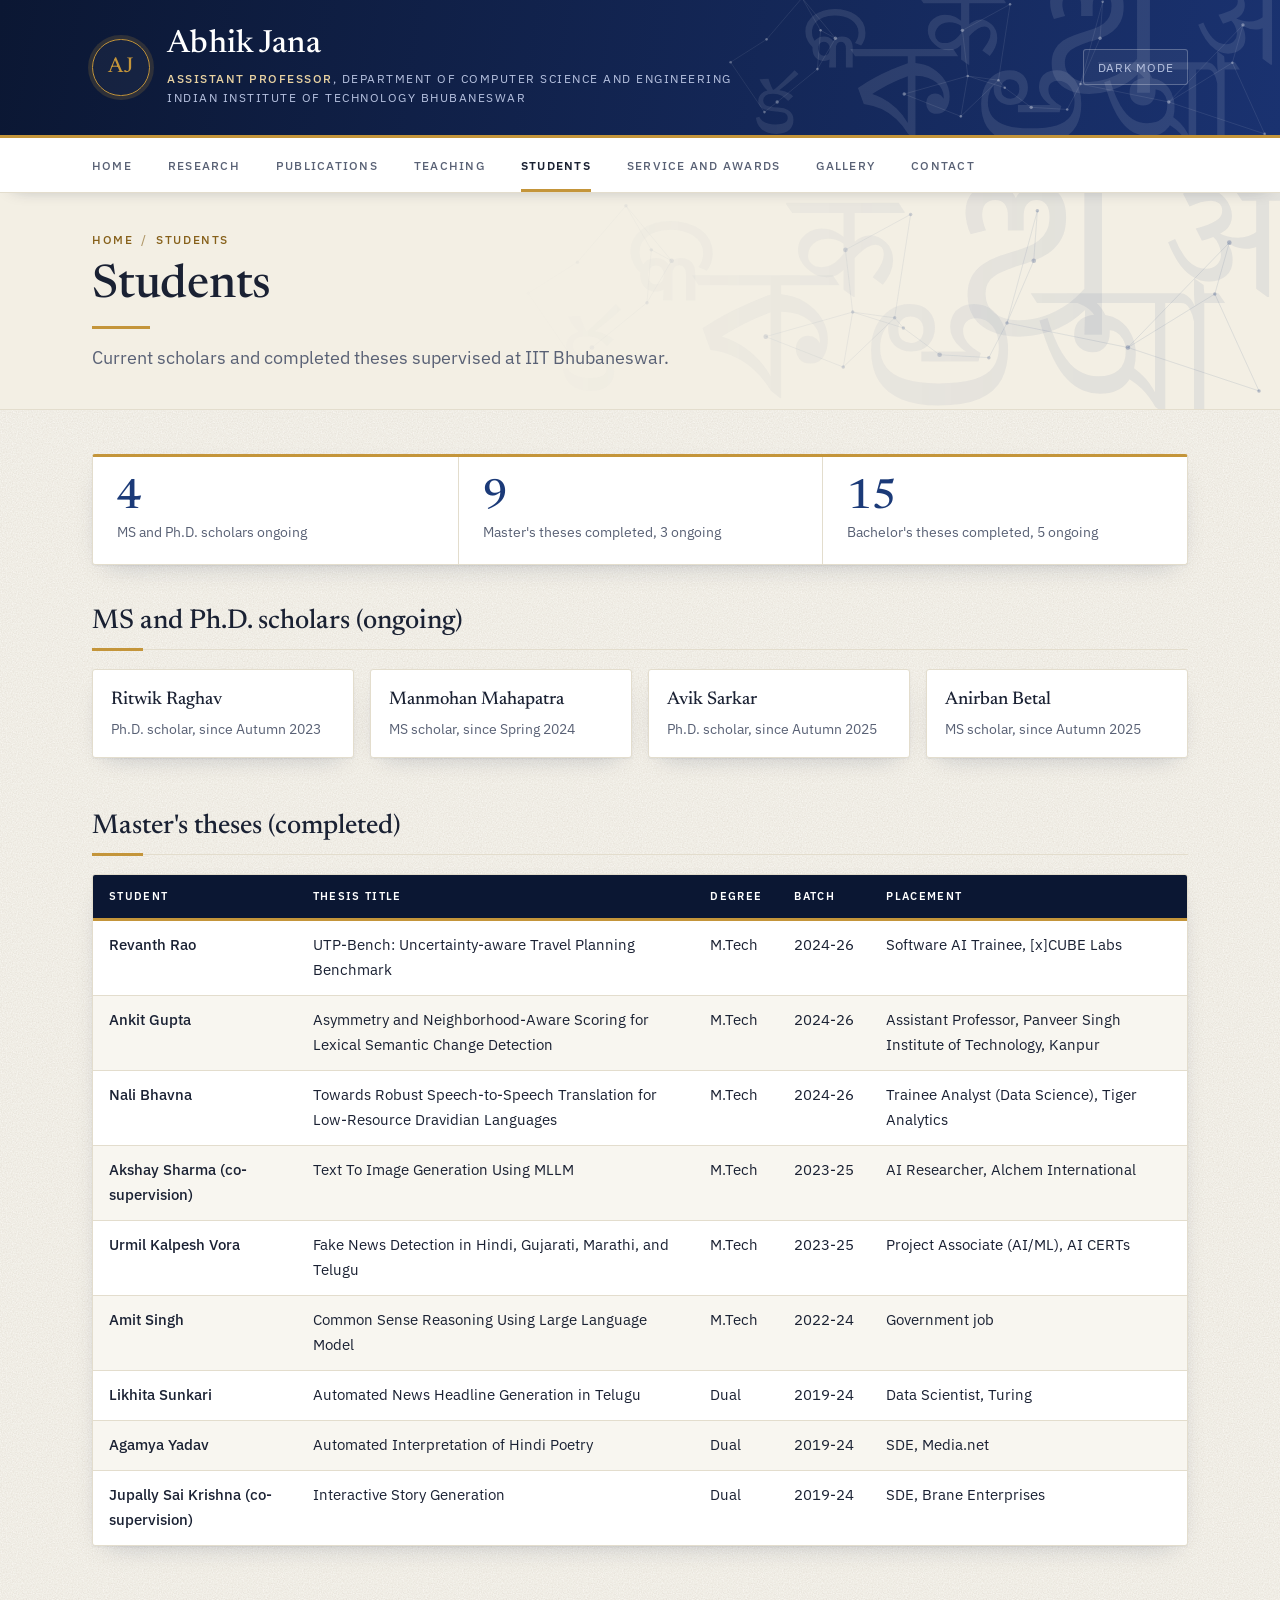
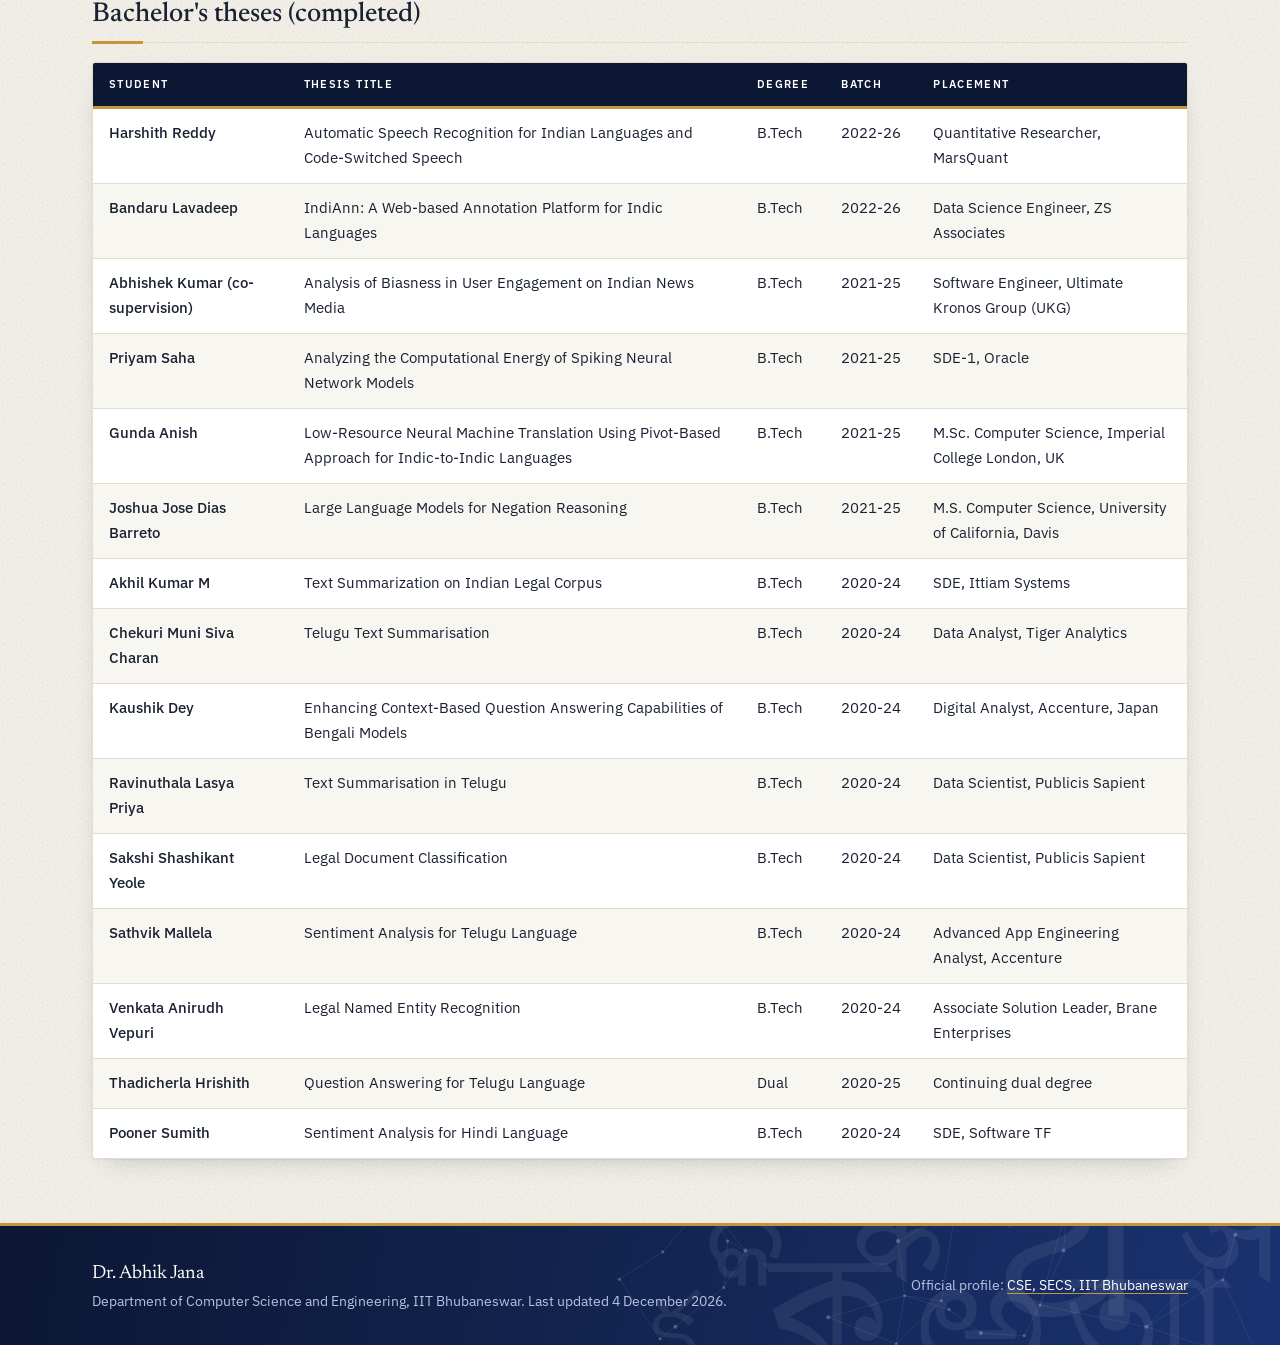
<file: students.html>
<!DOCTYPE html>
<html lang="en">
<head>
<meta charset="utf-8">
<meta name="viewport" content="width=device-width, initial-scale=1">
<title>Students | Dr. Abhik Jana, IIT Bhubaneswar</title>
<meta name="description" content="Student mentoring by Dr. Abhik Jana: current Ph.D. and MS scholars, completed Master's and Bachelor's theses, and placements.">
<link rel="preconnect" href="https://fonts.googleapis.com">
<link rel="preconnect" href="https://fonts.gstatic.com" crossorigin>
<link href="https://fonts.googleapis.com/css2?family=IBM+Plex+Sans:wght@400;500;600&family=Newsreader:ital,opsz,wght@0,6..72,400;0,6..72,500;0,6..72,600;1,6..72,400&display=swap" rel="stylesheet">
<link rel="stylesheet" href="assets/style.css">
<script>try{var t=localStorage.getItem("theme");if(t)document.documentElement.dataset.theme=t}catch(e){}</script>
</head>
<body data-page="students">
<a class="skip" href="#main">Skip to content</a>
<div id="site-header"></div>

<main id="main">
  <header class="pagehead"><div class="wrap">
    <h1>Students</h1>
    <p class="lede">Current scholars and completed theses supervised at IIT Bhubaneswar. <span id="liNote" hidden>A <span class="li-badge" aria-hidden="true">in</span> next to a name links to that person's LinkedIn profile.</span></p>
  </div></header>

  <div class="wrap content">
    <div class="stats">
      <div><b>4</b>MS and Ph.D. scholars ongoing</div>
      <div><b><span id="nMasters">9</span></b>Master's theses completed, 3 ongoing</div>
      <div><b><span id="nBachelors">15</span></b>Bachelor's theses completed, 5 ongoing</div>
    </div>

    <section class="block">
      <h2>MS and Ph.D. scholars (ongoing)</h2>
      <ul class="people" id="scholarList"></ul>
    </section>

    <section class="block">
      <h2>Master's theses (completed)</h2>
      <div class="tablewrap" id="mtechTable"></div>
    </section>

    <section class="block">
      <h2>Bachelor's theses (completed)</h2>
      <div class="tablewrap" id="btechTable"></div>
    </section>
  </div>
</main>

<div id="site-footer"></div>
<script src="assets/data.js"></script>
<script src="assets/site.js"></script>
</body>
</html>
</file>
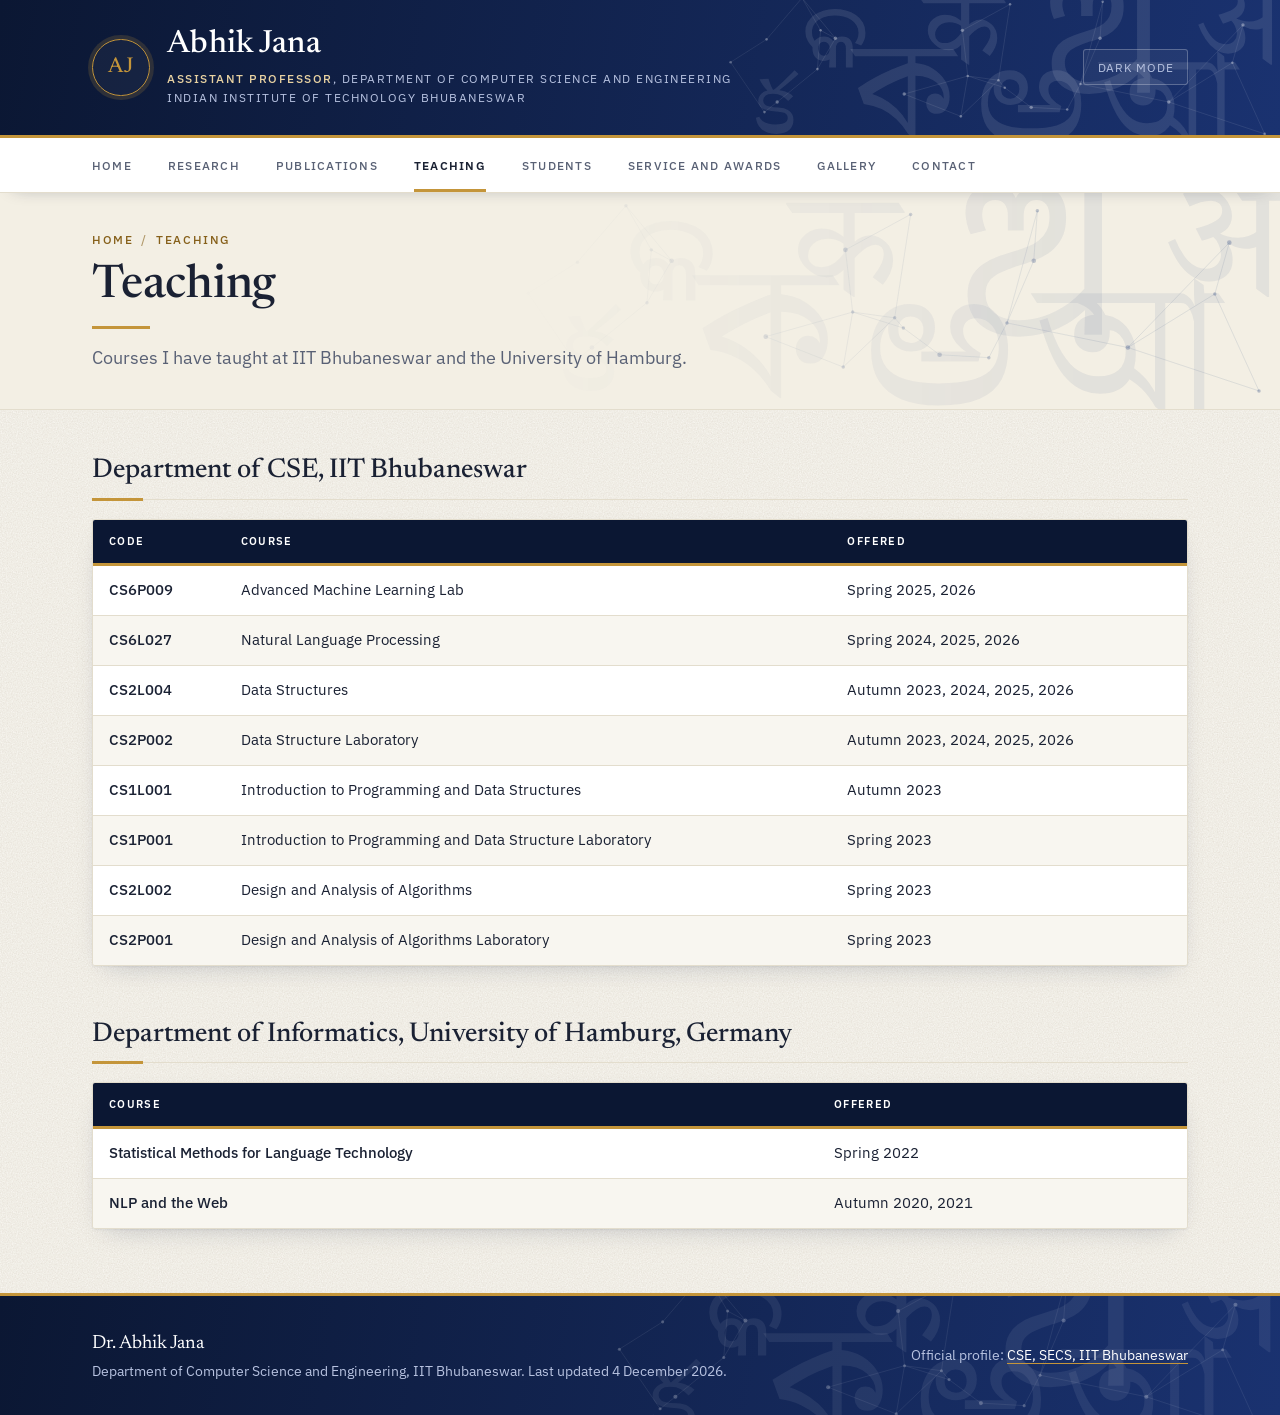
<file: teaching.html>
<!DOCTYPE html>
<html lang="en">
<head>
<meta charset="utf-8">
<meta name="viewport" content="width=device-width, initial-scale=1">
<title>Teaching | Dr. Abhik Jana, IIT Bhubaneswar</title>
<meta name="description" content="Courses taught by Dr. Abhik Jana at IIT Bhubaneswar and the University of Hamburg.">
<link rel="preconnect" href="https://fonts.googleapis.com">
<link rel="preconnect" href="https://fonts.gstatic.com" crossorigin>
<link href="https://fonts.googleapis.com/css2?family=IBM+Plex+Sans:wght@400;500;600&family=Newsreader:ital,opsz,wght@0,6..72,400;0,6..72,500;0,6..72,600;1,6..72,400&display=swap" rel="stylesheet">
<link rel="stylesheet" href="assets/style.css">
<script>try{var t=localStorage.getItem("theme");if(t)document.documentElement.dataset.theme=t}catch(e){}</script>
</head>
<body data-page="teaching">
<a class="skip" href="#main">Skip to content</a>
<div id="site-header"></div>

<main id="main">
  <header class="pagehead"><div class="wrap">
    <h1>Teaching</h1>
    <p class="lede">Courses I have taught at IIT Bhubaneswar and the University of Hamburg.</p>
  </div></header>

  <div class="wrap content">
    <section class="block">
      <h2>Department of CSE, IIT Bhubaneswar</h2>
      <div class="tablewrap">
        <table>
          <thead><tr><th scope="col">Code</th><th scope="col">Course</th><th scope="col">Offered</th></tr></thead>
          <tbody>
            <tr><td class="nw name">CS6P009</td><td>Advanced Machine Learning Lab</td><td>Spring 2025, 2026</td></tr>
            <tr><td class="nw name">CS6L027</td><td>Natural Language Processing</td><td>Spring 2024, 2025, 2026</td></tr>
            <tr><td class="nw name">CS2L004</td><td>Data Structures</td><td>Autumn 2023, 2024, 2025, 2026</td></tr>
            <tr><td class="nw name">CS2P002</td><td>Data Structure Laboratory</td><td>Autumn 2023, 2024, 2025, 2026</td></tr>
            <tr><td class="nw name">CS1L001</td><td>Introduction to Programming and Data Structures</td><td>Autumn 2023</td></tr>
            <tr><td class="nw name">CS1P001</td><td>Introduction to Programming and Data Structure Laboratory</td><td>Spring 2023</td></tr>
            <tr><td class="nw name">CS2L002</td><td>Design and Analysis of Algorithms</td><td>Spring 2023</td></tr>
            <tr><td class="nw name">CS2P001</td><td>Design and Analysis of Algorithms Laboratory</td><td>Spring 2023</td></tr>
          </tbody>
        </table>
      </div>
    </section>

    <section class="block">
      <h2>Department of Informatics, University of Hamburg, Germany</h2>
      <div class="tablewrap">
        <table>
          <thead><tr><th scope="col">Course</th><th scope="col">Offered</th></tr></thead>
          <tbody>
            <tr><td class="name">Statistical Methods for Language Technology</td><td>Spring 2022</td></tr>
            <tr><td class="name">NLP and the Web</td><td>Autumn 2020, 2021</td></tr>
          </tbody>
        </table>
      </div>
    </section>
  </div>
</main>

<div id="site-footer"></div>
<script src="assets/data.js"></script>
<script src="assets/site.js"></script>
</body>
</html>
</file>
<file: assets/style.css>
/* =========================================================
   Academic site stylesheet (shared by every page)
   Theme: ivory paper, deep navy, antique gold, with a faint
   network of Indian-script letters as the signature motif.
   ========================================================= */

:root {
  --bg: #fbf9f4;
  --paper: #ffffff;
  --tint: #f3efe4;
  --ink: #1a2133;
  --muted: #596175;
  --line: #e3ddcd;
  --accent: #1b3a78;
  --accent-soft: #e9eefb;
  --gold: #c4953a;
  --gold-ink: #86601a;
  --band-a: #0b1733;
  --band-b: #1a3270;
  --band-ink: #ffffff;
  --band-muted: #b7c2e0;
  --shadow: 0 1px 2px rgba(15, 29, 63, .06), 0 10px 26px -14px rgba(15, 29, 63, .28);
  --motif-page: url("motif-dark.svg");
  --grain: url("data:image/svg+xml;utf8,<svg xmlns='http://www.w3.org/2000/svg' width='160' height='160'><filter id='n'><feTurbulence type='fractalNoise' baseFrequency='.8' numOctaves='2' stitchTiles='stitch'/><feColorMatrix values='0 0 0 0 .35  0 0 0 0 .3  0 0 0 0 .2  0 0 0 .5 0'/></filter><rect width='100%' height='100%' filter='url(%23n)' opacity='.5'/></svg>");
  --serif: "Newsreader", Georgia, "Times New Roman", serif;
  --sans: "IBM Plex Sans", system-ui, -apple-system, "Segoe UI", Roboto, sans-serif;
  --navh: 3.4rem;
}
@media (prefers-color-scheme: dark) {
  :root:not([data-theme="light"]) {
    --bg: #0c1220; --paper: #121a2c; --tint: #0f1626; --ink: #e8ebf2; --muted: #9aa5ba; --line: #232e47;
    --accent: #a9bcff; --accent-soft: #1c2745; --gold: #e0b04f; --gold-ink: #e0b04f;
    --band-a: #060b16; --band-b: #12214a; --band-muted: #93a0bd;
    --shadow: 0 1px 2px rgba(0,0,0,.4), 0 10px 26px -14px rgba(0,0,0,.7);
    --motif-page: url("motif-light.svg"); --grain: none;
  }
}
:root[data-theme="dark"] {
  --bg: #0c1220; --paper: #121a2c; --tint: #0f1626; --ink: #e8ebf2; --muted: #9aa5ba; --line: #232e47;
  --accent: #a9bcff; --accent-soft: #1c2745; --gold: #e0b04f; --gold-ink: #e0b04f;
  --band-a: #060b16; --band-b: #12214a; --band-muted: #93a0bd;
  --shadow: 0 1px 2px rgba(0,0,0,.4), 0 10px 26px -14px rgba(0,0,0,.7);
  --motif-page: url("motif-light.svg"); --grain: none;
}

*, *::before, *::after { box-sizing: border-box; }
html { scroll-behavior: smooth; scroll-padding-top: calc(var(--navh) + 1rem); }
body {
  margin: 0; color: var(--ink); background-color: var(--bg); background-image: var(--grain);
  font-family: var(--sans); font-size: 1rem; line-height: 1.68;
  -webkit-font-smoothing: antialiased;
  display: flex; flex-direction: column; min-height: 100vh;
}
main { flex: 1; }
a { color: var(--accent); text-decoration-thickness: 1px; text-underline-offset: 3px; text-decoration-color: color-mix(in srgb, var(--accent) 40%, transparent); }
a:hover { text-decoration-color: var(--gold); text-decoration-thickness: 2px; }
:focus-visible { outline: 3px solid var(--gold); outline-offset: 2px; border-radius: 2px; }
::selection { background: var(--gold); color: #fff; }
.skip { position: absolute; left: -999px; top: 0; background: var(--ink); color: var(--bg); padding: .5rem 1rem; z-index: 50; }
.skip:focus { left: 0; }
.wrap { max-width: 72rem; margin: 0 auto; padding: 0 1.75rem; }

/* ---------- masthead ---------- */
.masthead {
  position: relative; color: var(--band-ink); overflow: hidden; isolation: isolate;
  background: linear-gradient(100deg, var(--band-a) 0%, var(--band-b) 100%);
  border-bottom: 3px solid var(--gold);
}
.masthead::before {
  content: ""; position: absolute; inset: 0; z-index: -1;
  background: url("motif-light.svg") right center / auto 118% no-repeat;
  -webkit-mask-image: linear-gradient(to right, transparent 20%, #000 65%); mask-image: linear-gradient(to right, transparent 20%, #000 65%);
}
.mast-in { display: flex; justify-content: space-between; align-items: center; gap: 1rem; padding-top: 1.7rem; padding-bottom: 1.7rem; }
.brand { color: inherit; text-decoration: none; display: flex; align-items: center; gap: 1.1rem; }
.mono {
  flex: none; width: 3.6rem; height: 3.6rem; border-radius: 50%; display: grid; place-items: center;
  font-family: var(--serif); font-size: 1.35rem; font-weight: 500; letter-spacing: .02em; color: var(--gold);
  border: 1.5px solid var(--gold); box-shadow: 0 0 0 4px rgba(196,149,58,.18);
  background: rgba(255,255,255,.04);
}
.brand-text { display: block; }
.brand-name { display: block; font-family: var(--serif); font-size: 2rem; font-weight: 500; line-height: 1.1; letter-spacing: .005em; }
.brand-sub { display: block; font-size: .72rem; letter-spacing: .13em; text-transform: uppercase; color: var(--band-muted); margin-top: .4rem; }
.brand-sub b { font-weight: 500; color: #e8d2a2; }
.theme-btn {
  font: inherit; font-size: .78rem; letter-spacing: .06em; text-transform: uppercase; color: var(--band-muted); background: rgba(255,255,255,.05); cursor: pointer;
  border: 1px solid rgba(255,255,255,.25); border-radius: 3px; padding: .4rem .85rem; white-space: nowrap;
}
.theme-btn:hover { color: #fff; border-color: var(--gold); }

/* ---------- top tabs ---------- */
.tabs { position: sticky; top: 0; z-index: 20; background: var(--paper); box-shadow: 0 1px 0 var(--line), 0 8px 18px -14px rgba(15, 29, 63, .45); }
.tabs .wrap { overflow-x: auto; scrollbar-width: none; }
.tabs .wrap::-webkit-scrollbar { display: none; }
.tabs ul { list-style: none; margin: 0; padding: 0; display: flex; gap: .15rem; min-width: max-content; }
.tabs a {
  position: relative; display: block; height: var(--navh); line-height: var(--navh);
  padding: 0 1.05rem; text-decoration: none; color: var(--muted); font-weight: 500; font-size: .78rem;
  letter-spacing: .1em; text-transform: uppercase;
}
.tabs a::after { content: ""; position: absolute; left: 1.05rem; right: 1.05rem; bottom: 0; height: 3px; background: var(--gold); transform: scaleX(0); transform-origin: left; transition: transform .25s ease; }
.tabs a:hover { color: var(--ink); }
.tabs a:hover::after { transform: scaleX(.4); }
.tabs a[aria-current="page"] { color: var(--ink); font-weight: 600; }
.tabs a[aria-current="page"]::after { transform: scaleX(1); }
.tabs li:first-child a { padding-left: 0; }
.tabs li:first-child a::after { left: 0; }

/* ---------- page header ---------- */
.pagehead {
  position: relative; isolation: isolate; overflow: hidden;
  background: var(--tint); border-bottom: 1px solid var(--line); padding: 2.4rem 0 2.3rem;
}
.pagehead::before { content: ""; position: absolute; inset: 0; z-index: -1; background: var(--motif-page) right center / auto 100% no-repeat; -webkit-mask-image: linear-gradient(to right, transparent 40%, #000 80%); mask-image: linear-gradient(to right, transparent 40%, #000 85%); }
.crumbs { margin: 0 0 .7rem; font-size: .72rem; letter-spacing: .14em; text-transform: uppercase; color: var(--gold-ink); font-weight: 500; }
.crumbs a { color: inherit; text-decoration: none; }
.crumbs a:hover { text-decoration: underline; }
.crumbs span { margin: 0 .5rem; opacity: .6; }
.pagehead h1 { font-family: var(--serif); font-weight: 500; font-size: 2.9rem; line-height: 1.1; letter-spacing: -.005em; margin: 0 0 .9rem; }
.pagehead h1::after { content: ""; display: block; width: 3.6rem; height: 3px; background: var(--gold); margin-top: .85rem; }
.lede { margin: 0; max-width: 40rem; color: var(--muted); font-size: 1.1rem; }

/* ---------- content ---------- */
.content { padding-top: 2.75rem; padding-bottom: 4rem; }
.block { margin-bottom: 3.25rem; }
.block:last-child { margin-bottom: 0; }
h2 { position: relative; font-family: var(--serif); font-weight: 500; font-size: 1.7rem; line-height: 1.25; margin: 0 0 1.2rem; padding-bottom: .65rem; border-bottom: 1px solid var(--line); }
h2::after { content: ""; position: absolute; left: 0; bottom: -2px; width: 3.2rem; height: 3px; background: var(--gold); }
h3 { font-size: 1.02rem; font-weight: 600; margin: 0 0 .3rem; }
h3.sub { margin: 2.2rem 0 .7rem; font-family: var(--serif); font-size: 1.25rem; font-weight: 500; color: var(--accent); }
p { margin: 0 0 1.05rem; max-width: 44rem; }
.muted { color: var(--muted); }
.note { color: var(--muted); font-size: .93rem; max-width: 44rem; }
ul.plain { margin: 0 0 1rem; padding-left: 1.2rem; max-width: 46rem; }
ul.plain li { margin-bottom: .4rem; }

.cols { display: grid; grid-template-columns: minmax(0, 1fr) 19.5rem; gap: 4rem; }
.side > section { margin-bottom: 2.25rem; }
.side h2 { font-size: 1.25rem; }

/* ---------- home hero ---------- */
.herobar { position: relative; isolation: isolate; overflow: hidden; background: var(--tint); border-bottom: 1px solid var(--line); }
.herobar::before { content: ""; position: absolute; inset: 0; z-index: -1; background: var(--motif-page) right center / auto 70% no-repeat; -webkit-mask-image: linear-gradient(to right, transparent 45%, #000 85%); mask-image: linear-gradient(to right, transparent 45%, #000 85%); }
.hero { display: grid; grid-template-columns: 12.5rem minmax(0, 1fr); gap: 3.25rem; align-items: center; padding-top: 3.5rem; padding-bottom: 3.5rem; }
.portrait {
  position: relative; width: 100%; aspect-ratio: 1 / 1.12; background: linear-gradient(160deg, var(--band-b), var(--band-a)); display: grid; place-items: center;
  border: 5px solid var(--paper); outline: 1px solid var(--gold); outline-offset: 5px;
  box-shadow: 0 22px 40px -22px rgba(15, 29, 63, .6); overflow: hidden;
}
.portrait span { font-family: var(--serif); font-size: 3.8rem; color: var(--gold); }
.portrait img { position: absolute; inset: 0; width: 100%; height: 100%; object-fit: cover; }
.eyebrow { margin: 0 0 .6rem; font-size: .74rem; letter-spacing: .16em; text-transform: uppercase; color: var(--gold-ink); font-weight: 500; }
.hero h1 { font-family: var(--serif); font-weight: 500; font-size: 3.4rem; line-height: 1.05; letter-spacing: -.01em; margin: 0 0 .6rem; }
.hero .role { margin: 0 0 1.25rem; color: var(--muted); font-size: 1.02rem; max-width: 36rem; }
.hero .intro { font-family: var(--serif); font-size: 1.4rem; line-height: 1.5; max-width: 40rem; margin-bottom: 1.5rem; }
.linkrow { list-style: none; margin: 0; padding: 0; display: flex; flex-wrap: wrap; gap: .55rem; }
.linkrow a { display: inline-block; padding: .4rem 1rem; border: 1px solid color-mix(in srgb, var(--accent) 30%, var(--line)); border-radius: 3px; text-decoration: none; font-size: .86rem; font-weight: 500; color: var(--accent); background: var(--paper); transition: background .15s, color .15s, border-color .15s; }
.linkrow a:hover { background: var(--accent); color: var(--paper); border-color: var(--accent); }
.linkrow a.primary { background: var(--accent); border-color: var(--accent); color: var(--paper); box-shadow: inset 0 -3px 0 var(--gold); }
.linkrow a.primary:hover { filter: brightness(1.12); }

/* ---------- dated entries ---------- */
.entry { display: grid; grid-template-columns: 10rem minmax(0, 1fr); gap: .25rem 1.75rem; padding: 1rem 0; border-top: 1px solid var(--line); }
.entry:first-child { border-top: 0; padding-top: .2rem; }
.entry .when { color: var(--gold-ink); font-size: .85rem; font-weight: 500; letter-spacing: .03em; padding-top: .15rem; }
.entry .what { max-width: 46rem; }
.entry .what b, .entry .what strong { font-weight: 600; }
.entry .sub { display: block; color: var(--muted); font-size: .95rem; }
.badge { display: inline-block; font-size: .72rem; font-weight: 500; padding: .02rem .5rem; border-radius: 3px; border: 1px solid var(--gold); color: var(--ink); margin-left: .5rem; vertical-align: .08em; }

/* ---------- research ---------- */
.areas { display: grid; grid-template-columns: repeat(2, minmax(0, 1fr)); gap: 1.5rem; counter-reset: area; }
.area { position: relative; counter-increment: area; background: var(--paper); border: 1px solid var(--line); border-radius: 3px; box-shadow: var(--shadow); padding: 1.5rem 1.6rem 1.6rem; }
.area::before { content: counter(area, decimal-leading-zero); display: block; font-family: var(--serif); font-style: italic; font-size: 1.5rem; color: var(--gold); line-height: 1; margin-bottom: .7rem; }
.area::after { content: ""; position: absolute; left: 0; top: 0; width: 100%; height: 3px; background: linear-gradient(90deg, var(--accent), var(--gold)); }
.area h3 { font-family: var(--serif); font-weight: 500; font-size: 1.3rem; line-height: 1.3; margin-bottom: .5rem; }
.area p { margin: 0; color: var(--muted); font-size: .96rem; }
.interest-list { list-style: none; margin: 0; padding: 0; }
.interest-list li { padding: .55rem 0 .55rem 1.1rem; border-top: 1px solid var(--line); position: relative; line-height: 1.5; }
.interest-list li::before { content: ""; position: absolute; left: 0; top: 1.1rem; width: 5px; height: 5px; background: var(--gold); transform: rotate(45deg); }
.interest-list li:first-child { border-top: 0; }
.interest-list a { text-decoration: none; color: var(--ink); }
.interest-list a:hover { color: var(--accent); text-decoration: underline; }

.callout { background: var(--paper); border: 1px solid var(--line); border-left: 4px solid var(--gold); border-radius: 3px; box-shadow: var(--shadow); padding: 1.1rem 1.3rem; }
.callout h3 { margin-bottom: .4rem; font-family: var(--serif); font-weight: 500; font-size: 1.15rem; }
.callout p { margin: 0 0 .5rem; font-size: .95rem; }
.callout p:last-child { margin: 0; }

/* ---------- publications ---------- */
.controls { display: flex; flex-wrap: wrap; gap: .75rem 1.25rem; align-items: center; margin: 0 0 .6rem; padding: 1rem 1.1rem; background: var(--paper); border: 1px solid var(--line); border-radius: 3px; box-shadow: var(--shadow); }
.controls input[type="search"] { font: inherit; font-size: .95rem; color: var(--ink); background: var(--bg); border: 1px solid var(--line); border-radius: 3px; padding: .5rem .8rem; width: min(100%, 20rem); }
.controls input[type="search"]:focus { border-color: var(--accent); outline: 0; box-shadow: 0 0 0 3px var(--accent-soft); }
.filters { display: flex; flex-wrap: wrap; gap: .45rem; }
.filters button { font: inherit; font-size: .84rem; padding: .35rem .9rem; border-radius: 3px; cursor: pointer; border: 1px solid var(--line); background: var(--bg); color: var(--ink); }
.filters button:hover { border-color: var(--accent); }
.filters button[aria-pressed="true"] { background: var(--accent); border-color: var(--accent); color: var(--paper); box-shadow: inset 0 -3px 0 var(--gold); }
.count { color: var(--muted); font-size: .85rem; letter-spacing: .04em; margin: .9rem 0 1.1rem; }

.yeargroup { display: grid; grid-template-columns: 5rem minmax(0, 1fr); gap: 0 1.75rem; padding: 1.6rem 0; border-top: 1px solid var(--line); }
.yeargroup > h2 { position: sticky; top: calc(var(--navh) + 1.25rem); align-self: start; border: 0; padding: 0; margin: 0; font-size: 1.75rem; font-weight: 500; color: var(--gold-ink); line-height: 1.2; }
.yeargroup > h2::after { display: none; }
.pub { position: relative; padding: 0 0 1.25rem 1rem; max-width: 52rem; border-left: 2px solid var(--line); margin-bottom: 1.25rem; transition: border-color .15s; }
.pub:last-child { margin-bottom: 0; padding-bottom: 0; }
.pub:hover { border-left-color: var(--gold); }
.pub .title { display: block; font-weight: 600; line-height: 1.45; }
.pub .title a { text-decoration-color: transparent; }
.pub .title a:hover { text-decoration-color: var(--gold); }
.pub .authors, .pub .venue { display: block; font-size: .93rem; color: var(--muted); }
.pub .authors b { color: var(--ink); font-weight: 600; }
.pub .venue { margin-top: .2rem; }
.tag { display: inline-block; font-size: .68rem; font-weight: 600; letter-spacing: .08em; text-transform: uppercase; background: var(--accent-soft); color: var(--accent); border-radius: 2px; padding: .05rem .5rem; margin-right: .5rem; }
.tag.soon { background: transparent; border: 1px solid var(--gold); color: var(--gold-ink); }
.empty { color: var(--muted); }

.recent { list-style: none; margin: 0; padding: 0; }
.recent li { display: grid; grid-template-columns: 5rem minmax(0, 1fr); gap: 0 1.75rem; padding: .95rem 0; border-top: 1px solid var(--line); }
.recent li:first-child { border-top: 0; padding-top: .2rem; }
.recent .y { color: var(--gold-ink); font-family: var(--serif); font-weight: 500; font-size: 1.35rem; line-height: 1.3; }
.recent .t { font-weight: 600; line-height: 1.45; display: block; }
.recent .v { display: block; color: var(--muted); font-size: .93rem; }
.more { margin-top: 1rem; font-weight: 500; }
.more a::after { content: "  \2192"; }

/* ---------- tables ---------- */
.tablewrap { overflow-x: auto; max-width: 100%; background: var(--paper); border: 1px solid var(--line); border-radius: 3px; box-shadow: var(--shadow); }
table { width: 100%; border-collapse: collapse; font-size: .93rem; }
th, td { text-align: left; padding: .75rem 1rem; border-bottom: 1px solid var(--line); vertical-align: top; }
th { font-weight: 600; color: var(--paper); background: var(--band-a); font-size: .7rem; letter-spacing: .12em; text-transform: uppercase; white-space: nowrap; border-bottom: 3px solid var(--gold); }
:root[data-theme="dark"] th { background: #17234a; }
td.nw { white-space: nowrap; }
td.name { font-weight: 500; }
tbody tr:nth-child(even) td { background: color-mix(in srgb, var(--tint) 55%, transparent); }
tbody tr:hover td { background: var(--accent-soft); }
tbody tr:last-child td { border-bottom: 0; }

.stats { display: grid; grid-template-columns: repeat(auto-fit, minmax(13rem, 1fr)); gap: 0; margin: 0 0 2.5rem; background: var(--paper); border: 1px solid var(--line); border-top: 3px solid var(--gold); border-radius: 3px; box-shadow: var(--shadow); }
.stats div { padding: 1.2rem 1.5rem; color: var(--muted); font-size: .9rem; border-left: 1px solid var(--line); }
.stats div:first-child { border-left: 0; }
.stats b { display: block; color: var(--accent); font-family: var(--serif); font-weight: 500; font-size: 2.6rem; line-height: 1.05; }
.people { list-style: none; padding: 0; margin: 0; display: grid; grid-template-columns: repeat(auto-fill, minmax(15rem, 1fr)); gap: 1rem; }
.people li { background: var(--paper); border: 1px solid var(--line); border-radius: 3px; padding: .9rem 1.1rem; box-shadow: var(--shadow); }
.people b { display: block; font-family: var(--serif); font-weight: 500; font-size: 1.15rem; }
.people li > span { color: var(--muted); font-size: .9rem; }

/* ---------- LinkedIn badge + visitor counter ---------- */
.li { display: inline-flex; align-items: center; gap: .45rem; color: inherit; text-decoration: none; }
.li:hover span:first-child { color: var(--accent); text-decoration: underline; text-decoration-color: var(--gold); }
.people .li > span:first-child { font-size: inherit; color: inherit; }
.li-badge { display: inline-grid; place-items: center; width: 1.15rem; height: 1.15rem; border-radius: 3px; background: #0a66c2; color: #fff; font: 700 .66rem/1 var(--sans); letter-spacing: 0; text-transform: none; vertical-align: .05em; }
.foot-right { text-align: right; }
.visits { margin-bottom: .2rem !important; }
.visits b { font-family: var(--serif); font-weight: 500; font-size: 1.25rem; color: #e8d2a2; margin-left: .35rem; }

/* ---------- contact + gallery ---------- */
address { font-style: normal; max-width: 44rem; background: var(--paper); border: 1px solid var(--line); border-left: 4px solid var(--gold); border-radius: 3px; box-shadow: var(--shadow); padding: 1.4rem 1.6rem; }
address dl { display: grid; grid-template-columns: 6rem 1fr; gap: .8rem 1.5rem; margin: 0; }
address dt { color: var(--gold-ink); font-size: .74rem; letter-spacing: .12em; text-transform: uppercase; font-weight: 500; padding-top: .3rem; }
address dd { margin: 0; }
.gallery { display: grid; grid-template-columns: repeat(auto-fill, minmax(15rem, 1fr)); gap: 1.1rem; }
.gallery button { padding: .5rem .5rem 0; border: 1px solid var(--line); border-radius: 3px; background: var(--paper); box-shadow: var(--shadow); cursor: pointer; overflow: hidden; text-align: left; font: inherit; transition: transform .2s; }
.gallery button:hover { transform: translateY(-3px); }
.gallery img { display: block; width: 100%; aspect-ratio: 4 / 3; object-fit: cover; }
.gallery .cap { display: block; font-family: var(--serif); font-style: italic; font-size: .95rem; color: var(--muted); padding: .55rem .3rem .65rem; }
dialog { border: 0; padding: 0; background: var(--paper); color: var(--ink); max-width: min(92vw, 60rem); border-radius: 3px; }
dialog::backdrop { background: rgba(8, 12, 20, .82); }
dialog img { display: block; max-width: 100%; max-height: 78vh; margin: 0 auto; }
dialog .bar { display: flex; justify-content: space-between; gap: 1rem; align-items: center; padding: .7rem 1rem; font-size: .9rem; }
dialog button { font: inherit; font-size: .85rem; border: 1px solid var(--line); background: none; color: var(--ink); border-radius: 3px; padding: .3rem .8rem; cursor: pointer; }

/* ---------- footer ---------- */
.site-footer { position: relative; isolation: isolate; overflow: hidden; color: var(--band-muted); border-top: 3px solid var(--gold); background: linear-gradient(100deg, var(--band-a), var(--band-b)); padding: 2rem 0; font-size: .86rem; }
.site-footer::before { content: ""; position: absolute; inset: 0; z-index: -1; background: url("motif-light.svg") right center / auto 160% no-repeat; opacity: .7; }
.site-footer .wrap { display: flex; flex-wrap: wrap; justify-content: space-between; align-items: center; gap: .6rem 2rem; }
.site-footer p { margin: 0; max-width: none; }
.site-footer a { color: #fff; text-decoration-color: var(--gold); }
.site-footer .fname { font-family: var(--serif); font-size: 1.2rem; color: #fff; }

/* ---------- small screens ---------- */
@media (max-width: 56rem) {
  .cols { grid-template-columns: 1fr; gap: 2.5rem; }
  .hero { grid-template-columns: 9rem minmax(0, 1fr); gap: 2rem; align-items: start; padding-top: 2.25rem; padding-bottom: 2.25rem; }
  .hero h1 { font-size: 2.5rem; }
  .portrait span { font-size: 2.6rem; }
}
@media (max-width: 40rem) {
  .wrap { padding-left: 1.15rem; padding-right: 1.15rem; }
  .brand-sub { font-size: .62rem; letter-spacing: .09em; line-height: 1.5; }
  .brand-sub br, .brand-sub .inst { display: none; }
  .brand-name { font-size: 1.55rem; }
  .mono { width: 2.9rem; height: 2.9rem; font-size: 1.1rem; }
  .mast-in { padding-top: 1.2rem; padding-bottom: 1.2rem; }
  .theme-btn { display: none; }
  .pagehead h1 { font-size: 2.2rem; }
  .hero { grid-template-columns: 1fr; }
  .portrait { max-width: 9.5rem; }
  .hero .intro { font-size: 1.2rem; }
  .areas { grid-template-columns: 1fr; }
  .entry { grid-template-columns: 1fr; }
  .yeargroup, .recent li { grid-template-columns: 1fr; }
  .yeargroup > h2 { position: static; margin-bottom: .75rem; }
  address dl { grid-template-columns: 1fr; gap: 0; }
  address dt { margin-top: .8rem; }
  .foot-right { text-align: left; }
  .stats div { border-left: 0; border-top: 1px solid var(--line); }
  .stats div:first-child { border-top: 0; }
}
@media (prefers-reduced-motion: reduce) { html { scroll-behavior: auto; } * { transition: none !important; } }
@media print {
  .tabs, .controls, .skip, .theme-btn { display: none; }
  body { background: #fff; color: #000; }
  .masthead, .site-footer { background: none; color: #000; border-color: #999; } .masthead::before, .site-footer::before, .pagehead::before, .herobar::before { display: none; }
  .brand-sub { color: #444; } .yeargroup > h2 { position: static; }
}
</file>
